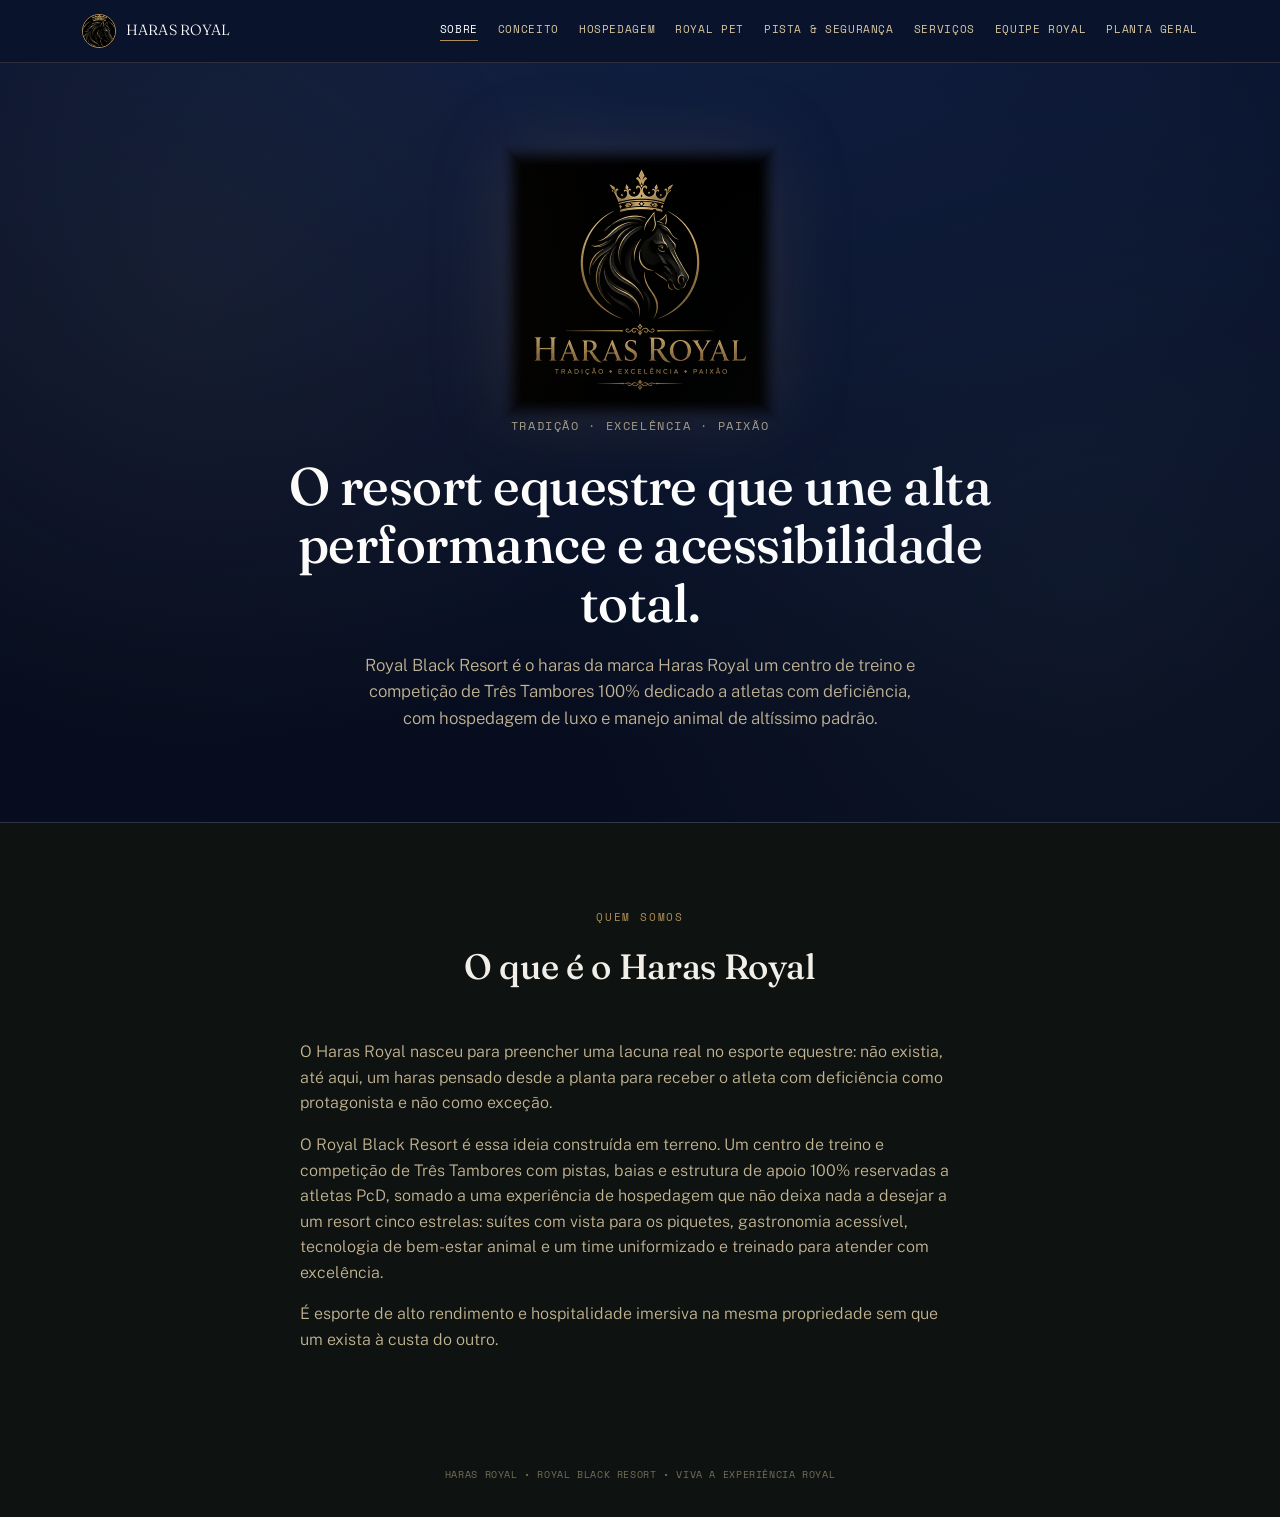
<file: index.html>
<!DOCTYPE html>
<html lang="pt-BR">
<head>
<meta charset="UTF-8">
<meta name="viewport" content="width=device-width, initial-scale=1.0">
<title>Haras Royal Royal Black Resort</title>
<link rel="preconnect" href="https://fonts.googleapis.com">
<link rel="preconnect" href="https://fonts.gstatic.com" crossorigin>
<link href="https://fonts.googleapis.com/css2?family=Fraunces:opsz,wght@9..144,400;9..144,500;9..144,600;9..144,700&family=Public+Sans:wght@300;400;500;600&family=Space+Mono:wght@400;700&display=swap" rel="stylesheet">
<style>
:root{
  --ink:#0E1210;
  --navy:#0A142D;
  --navy-deep:#070D1E;
  --brass:#B08D57;
  --brass-light:#D8C7A1;
  --bone:#F2EFE9;
  --ember:#8C3B2E;
  --pasture:#4A5049;
  --dot-verde:#6E8F6C;
  --dot-azul:#6C8CA6;
  --dot-vermelho:#B25446;
  --line:rgba(216,199,161,0.16);
}
*{ box-sizing:border-box; margin:0; padding:0; }
html{ scroll-behavior:smooth; }
body{
  background:var(--ink);
  color:var(--bone);
  font-family:'Public Sans', sans-serif;
  font-weight:300;
  line-height:1.6;
}
h1,h2,h3{ font-family:'Fraunces', serif; font-weight:500; letter-spacing:-0.01em; }
a{ color:inherit; }
.eyebrow{
  font-family:'Space Mono', monospace;
  font-size:0.7rem;
  letter-spacing:0.16em;
  text-transform:uppercase;
  color:var(--brass);
}
.wrap{ max-width:1180px; margin:0 auto; padding:0 32px; }
@media (max-width:700px){ .wrap{ padding:0 22px; } }

/* NAV */
.sitebar{ position:sticky; top:0; z-index:50; background:rgba(10,20,45,0.94); backdrop-filter:blur(6px); border-bottom:1px solid var(--line); padding:14px 32px; }
.sitebar .wrap{ display:flex; align-items:center; justify-content:space-between; flex-wrap:wrap; gap:14px; }
.sitebar a{ font-family:'Space Mono', monospace; font-size:0.66rem; letter-spacing:0.06em; text-transform:uppercase; color:var(--brass-light); text-decoration:none; transition:color .2s; }
.sitebar a:hover{ color:var(--bone); }
.sitebar a.active{ color:#fff; border-bottom:1px solid var(--brass); padding-bottom:2px; }
.sitebar .links{ display:flex; gap:20px; flex-wrap:wrap; }
.sitebar .brand{ display:flex; align-items:center; gap:10px; text-decoration:none; }
.sitebar .brand .glyph{ width:34px; height:34px; border-radius:50%; overflow:hidden; border:1px solid var(--brass); flex:none; display:flex; align-items:center; justify-content:center; background:#000; }
.sitebar .brand .glyph img{ width:100%; height:100%; object-fit:cover; transform:scale(1.5); }
.sitebar .brand span.name{ font-family:'Fraunces', serif; font-size:0.92rem; color:#fff; letter-spacing:0.01em; }

/* PAGE HERO (inner pages) */
.page-hero{ background:radial-gradient(120% 100% at 50% -10%, #101f42 0%, var(--navy) 55%, var(--navy-deep) 100%); padding:70px 32px 60px; border-bottom:1px solid var(--line); }
.page-hero .back{ font-family:'Space Mono', monospace; font-size:0.66rem; letter-spacing:0.06em; text-transform:uppercase; color:var(--brass-light); text-decoration:none; opacity:0.8; }
.page-hero .back:hover{ opacity:1; color:#fff; }
.page-hero h1{ color:#fff; font-size:clamp(1.9rem,4.2vw,3rem); line-height:1.1; margin-top:16px; max-width:20ch; }
.page-hero p.lede{ color:var(--brass-light); opacity:0.9; margin-top:18px; max-width:58ch; font-size:1rem; }

/* HOME HERO */
.hero{ background:radial-gradient(120% 100% at 50% -10%, #101f42 0%, var(--navy) 55%, var(--navy-deep) 100%); padding:80px 32px 90px; border-bottom:1px solid var(--line); position:relative; overflow:hidden; text-align:center; }
.hero::after{ content:""; position:absolute; inset:0; background-image:
    radial-gradient(circle at 15% 30%, rgba(176,141,87,0.07) 0, transparent 40%),
    radial-gradient(circle at 85% 70%, rgba(108,140,166,0.07) 0, transparent 45%); pointer-events:none; }
.hero .wrap{ position:relative; }
.hero .logo{ max-width:280px; width:60%; height:auto; margin:0 auto; display:block; filter:drop-shadow(0 0 40px rgba(176,141,87,0.18)); }
.hero .tagline{ margin-top:8px; }
.hero h1{ color:#fff; font-size:clamp(2rem,4.6vw,3.3rem); line-height:1.1; max-width:22ch; margin:22px auto 0; }
.hero h1 em{ font-style:italic; color:var(--brass-light); }
.hero p.lede{ color:var(--brass-light); opacity:0.9; margin:20px auto 0; max-width:56ch; font-size:1.05rem; }
.hero .cta-row{ margin-top:36px; display:flex; gap:16px; flex-wrap:wrap; justify-content:center; }

.btn{ font-family:'Space Mono', monospace; font-size:0.72rem; letter-spacing:0.08em; text-transform:uppercase; padding:15px 26px; border:1px solid var(--brass); text-decoration:none; display:inline-block; transition:all .2s; }
.btn.solid{ background:var(--brass); color:var(--navy-deep); }
.btn.solid:hover{ background:var(--brass-light); }
.btn.ghost{ color:var(--brass-light); }
.btn.ghost:hover{ border-color:var(--brass-light); color:#fff; }

section{ padding:80px 0; border-bottom:1px solid var(--line); }
section:last-of-type{ border-bottom:none; }
.section-head{ margin-bottom:44px; max-width:680px; }
.section-head.center{ margin-left:auto; margin-right:auto; text-align:center; }
.section-head h2{ font-size:clamp(1.6rem,2.8vw,2.2rem); margin-top:10px; }
.section-head p{ margin-top:14px; color:var(--brass-light); opacity:0.85; font-size:0.95rem; max-width:64ch; }
.section-head.center p{ margin-left:auto; margin-right:auto; }

/* ABOUT (home) */
.about-body p{ color:var(--brass-light); opacity:0.9; font-size:1rem; max-width:66ch; margin-top:16px; }
.about-body p:first-child{ margin-top:0; }
.about-body{ max-width:680px; margin:0 auto; text-align:left; }
.pillars-strip{ margin-top:16px; }
.pillars-strip blockquote{ font-family:'Fraunces', serif; font-style:italic; font-size:clamp(1.1rem,2.2vw,1.5rem); line-height:1.55; text-align:center; max-width:42ch; margin:0 auto; color:var(--bone); }

/* EXPLORE TEASER CARDS */
.explore-grid{ display:grid; grid-template-columns:repeat(auto-fit, minmax(220px,1fr)); gap:1px; background:var(--line); border:1px solid var(--line); }
.explore-card{ background:var(--ink); padding:30px 26px; text-decoration:none; display:block; transition:background .2s; }
.explore-card:hover{ background:#141a12; }
.explore-card .en{ font-family:'Space Mono', monospace; font-size:0.62rem; color:var(--brass); letter-spacing:0.08em; text-transform:uppercase; }
.explore-card h3{ font-size:1.1rem; margin-top:10px; color:var(--bone); }
.explore-card p{ font-size:0.85rem; color:var(--brass-light); opacity:0.82; margin-top:8px; }
.explore-card .go{ font-family:'Space Mono', monospace; font-size:0.66rem; color:var(--brass-light); letter-spacing:0.05em; margin-top:16px; display:inline-block; }

/* MANIFESTO */
.manifesto{ background:var(--navy); }
.manifesto blockquote{ font-family:'Fraunces', serif; font-style:italic; font-size:clamp(1.3rem,2.6vw,1.9rem); line-height:1.5; max-width:44ch; color:var(--bone); }
.manifesto cite{ display:block; margin-top:22px; font-family:'Space Mono', monospace; font-style:normal; font-size:0.68rem; letter-spacing:0.08em; text-transform:uppercase; color:var(--brass); }

/* PILLAR GRID */
.pillar-grid{ display:grid; grid-template-columns:repeat(auto-fit, minmax(260px,1fr)); gap:1px; background:var(--line); border:1px solid var(--line); }
.pillar{ background:var(--ink); padding:32px 28px; transition:background .2s; }
.pillar:hover{ background:#141a12; }
.pillar .pn{ font-family:'Space Mono', monospace; font-size:0.66rem; color:var(--brass); letter-spacing:0.08em; text-transform:uppercase; }
.pillar h3{ font-size:1.15rem; margin-top:12px; margin-bottom:12px; }
.pillar p{ font-size:0.87rem; color:var(--brass-light); opacity:0.85; }

/* BAIA MOOD SIGNATURE PANEL */
.mood-shell{ border:1px solid var(--line); background:var(--navy); padding:36px; display:grid; grid-template-columns:1.1fr 1fr; gap:40px; align-items:center; }
@media (max-width:800px){ .mood-shell{ grid-template-columns:1fr; } }
.mood-copy h3{ font-size:1.3rem; color:#fff; }
.mood-copy p{ margin-top:14px; color:var(--brass-light); opacity:0.88; font-size:0.92rem; }
.mood-legend{ margin-top:24px; display:flex; flex-direction:column; gap:10px; }
.mood-legend .row{ display:flex; align-items:center; gap:12px; font-family:'Space Mono', monospace; font-size:0.72rem; letter-spacing:0.03em; color:var(--brass-light); }
.mood-legend .dot{ width:11px; height:11px; border-radius:50%; flex:none; }
.stable-row{ display:flex; gap:10px; flex-wrap:wrap; justify-content:center; }
.stall{ width:54px; height:74px; border:1px solid var(--brass); border-radius:3px 3px 0 0; position:relative; display:flex; align-items:flex-end; justify-content:center; padding-bottom:8px; background:linear-gradient(180deg, rgba(176,141,87,0.06), transparent); }
.stall .led{ position:absolute; top:8px; left:50%; transform:translateX(-50%); width:9px; height:9px; border-radius:50%; box-shadow:0 0 8px currentColor; animation:pulse 2.4s ease-in-out infinite; }
.stall .id{ font-family:'Space Mono', monospace; font-size:8px; color:var(--brass-light); opacity:0.6; }
@keyframes pulse{ 0%,100%{ opacity:1; } 50%{ opacity:0.45; } }
@media (prefers-reduced-motion: reduce){ .stall .led{ animation:none; } }

/* SERVICES GRID */
.svc-grid{ display:grid; grid-template-columns:repeat(auto-fit, minmax(240px,1fr)); gap:1px; background:var(--line); border:1px solid var(--line); }
.svc{ background:var(--ink); padding:26px 24px; }
.svc .sn{ font-family:'Space Mono', monospace; font-size:0.64rem; color:var(--brass); letter-spacing:0.08em; text-transform:uppercase; }
.svc h4{ font-size:0.98rem; font-weight:500; margin-top:8px; margin-bottom:8px; font-family:'Fraunces', serif; }
.svc p{ font-size:0.82rem; color:var(--brass-light); opacity:0.82; }

/* UNIFORMS / TEAM */
.team-section{ background:var(--navy); }
.team-grid{ display:grid; grid-template-columns:repeat(auto-fit, minmax(230px,1fr)); gap:1px; background:var(--line); border:1px solid var(--line); }
.team-card{ background:var(--navy-deep); padding:22px 22px; display:flex; align-items:center; gap:16px; }
.team-swatch{ width:38px; height:38px; border-radius:50%; flex:none; border:1px solid rgba(255,255,255,0.15); }
.team-card h4{ font-size:0.9rem; font-weight:500; font-family:'Public Sans',sans-serif; color:var(--bone); }
.team-card p{ font-size:0.72rem; color:var(--brass-light); opacity:0.7; margin-top:3px; font-family:'Space Mono', monospace; letter-spacing:0.02em; }

/* CTA / MASTERPLAN */
.cta-band{ background:linear-gradient(120deg,#101f42,var(--navy-deep)); padding:90px 0; text-align:center; }
.cta-band h2{ font-size:clamp(1.6rem,3.4vw,2.3rem); color:#fff; max-width:26ch; margin:0 auto; }
.cta-band p{ margin-top:16px; color:var(--brass-light); opacity:0.85; max-width:52ch; margin-left:auto; margin-right:auto; }
.cta-band .cta-row{ justify-content:center; margin-top:34px; display:flex; gap:16px; flex-wrap:wrap; }

/* PLAN (used on planta-geral) */
.changelog{ background:var(--navy); border:1px solid var(--line); padding:24px 26px; }
.changelog h3{ font-size:0.95rem; margin-bottom:14px; color:var(--bone); }
.changelog ul{ list-style:none; }
.changelog li{ display:flex; gap:12px; padding:9px 0; border-top:1px dashed var(--line); font-size:0.86rem; color:var(--brass-light); }
.changelog li:first-of-type{ border-top:none; }
.changelog li::before{ content:"✓"; color:var(--dot-verde); font-weight:700; flex:none; }
.plan-shell{ border:1px solid var(--line); background:var(--navy); padding:26px; }
.plan-topbar{ display:flex; justify-content:space-between; align-items:center; font-family:'Space Mono', monospace; font-size:0.64rem; letter-spacing:0.08em; color:var(--brass-light); opacity:0.7; text-transform:uppercase; margin-bottom:14px; flex-wrap:wrap; gap:8px; }
svg.plan{ width:100%; height:auto; display:block; }
.plan-label{ font-family:'Space Mono', monospace; font-size:11px; fill:var(--bone); letter-spacing:0.03em; }
.plan-num{ font-family:'Fraunces', serif; font-size:15px; fill:var(--brass); font-weight:600; }
.plan-sub{ font-family:'Space Mono', monospace; font-size:8.5px; fill:var(--brass-light); opacity:0.8; letter-spacing:0.04em; }
.plan-tag{ font-family:'Space Mono', monospace; font-size:8px; fill:#B25446; letter-spacing:0.03em; }
.legend{ margin-top:22px; display:grid; grid-template-columns:repeat(auto-fit, minmax(240px,1fr)); gap:1px; background:var(--line); border:1px solid var(--line); }
.legend-item{ background:var(--ink); padding:16px 18px; display:flex; gap:12px; align-items:flex-start; }
.legend-swatch{ width:14px; height:14px; border-radius:3px; flex:none; margin-top:3px; }
.legend-item h4{ font-size:0.86rem; font-weight:500; font-family:'Public Sans',sans-serif; }
.legend-item p{ font-size:0.76rem; color:var(--brass-light); opacity:0.75; margin-top:3px; }
table.corr{ width:100%; border-collapse:collapse; font-size:0.86rem; }
table.corr th{ text-align:left; font-family:'Space Mono', monospace; font-size:0.62rem; letter-spacing:0.06em; text-transform:uppercase; color:var(--brass-light); opacity:0.75; padding:10px 14px; border-bottom:1px solid var(--line); }
table.corr td{ padding:12px 14px; border-bottom:1px solid var(--line); color:var(--brass-light); vertical-align:top; }
table.corr td.item{ color:var(--bone); font-weight:500; }
table.corr td.fix{ color:var(--dot-verde); }

footer{ padding:34px 32px; text-align:center; font-family:'Space Mono', monospace; font-size:0.64rem; color:var(--brass-light); opacity:0.5; letter-spacing:0.06em; }

@media (max-width:700px){
  .plan-num{ font-size:12px; }
  .plan-label{ font-size:9px; }
  .plan-sub{ font-size:7px; }
  table.corr{ font-size:0.76rem; }
}

</style>
</head>
<body>

<div class="sitebar">
  <div class="wrap">
    <a class="brand" href="index.html"><span class="glyph"><img src="[data-uri]" alt="Brasão Haras Royal"></span><span class="name">HARAS ROYAL</span></a>
    <div class="links">
      <a class="active" href="#sobre">Sobre</a>
      <a href="conceito.html">Conceito</a>
      <a href="hospedagem.html">Hospedagem</a>
      <a href="vila-dos-animais.html">Royal Pet</a>
      <a href="pista-seguranca.html">Pista &amp; Segurança</a>
      <a href="servicos.html">Serviços</a>
      <a href="equipe.html">Equipe Royal</a>
      <a href="planta-geral.html">Planta Geral</a>
    </div>
  </div>
</div>

<div class="hero">
  <div class="wrap">
    <img class="logo" src="[data-uri]" alt="Haras Royal — Tradição, Excelência, Paixão">
    <p style="margin-top:-6px; font-family:'Space Mono', monospace; font-size:0.72rem; letter-spacing:0.14em; text-transform:uppercase; color:var(--brass-light); opacity:0.75;">Tradição · Excelência · Paixão</p>
    <h1>O resort equestre que une alta performance e acessibilidade total.</h1>
    <p class="lede">Royal Black Resort é o haras da marca Haras Royal um centro de treino e competição de Três Tambores 100% dedicado a atletas com deficiência, com hospedagem de luxo e manejo animal de altíssimo padrão.</p>
  </div>
</div>

<section id="sobre">
  <div class="wrap">
    <div class="section-head center">
      <span class="eyebrow">Quem somos</span>
      <h2>O que é o Haras Royal</h2>
    </div>
    <div class="about-body">
      <p>O Haras Royal nasceu para preencher uma lacuna real no esporte equestre: não existia, até aqui, um haras pensado desde a planta para receber o atleta com deficiência como protagonista e não como exceção.</p>
      <p>O Royal Black Resort é essa ideia construída em terreno. Um centro de treino e competição de Três Tambores com pistas, baias e estrutura de apoio 100% reservadas a atletas PcD, somado a uma experiência de hospedagem que não deixa nada a desejar a um resort cinco estrelas: suítes com vista para os piquetes, gastronomia acessível, tecnologia de bem-estar animal e um time uniformizado e treinado para atender com excelência.</p>
      <p>É esporte de alto rendimento e hospitalidade imersiva na mesma propriedade sem que um exista à custa do outro.</p>
    </div>
  </div>
</section>

<footer>HARAS ROYAL • ROYAL BLACK RESORT • VIVA A EXPERIÊNCIA ROYAL</footer>

</body>
</html>
</file>
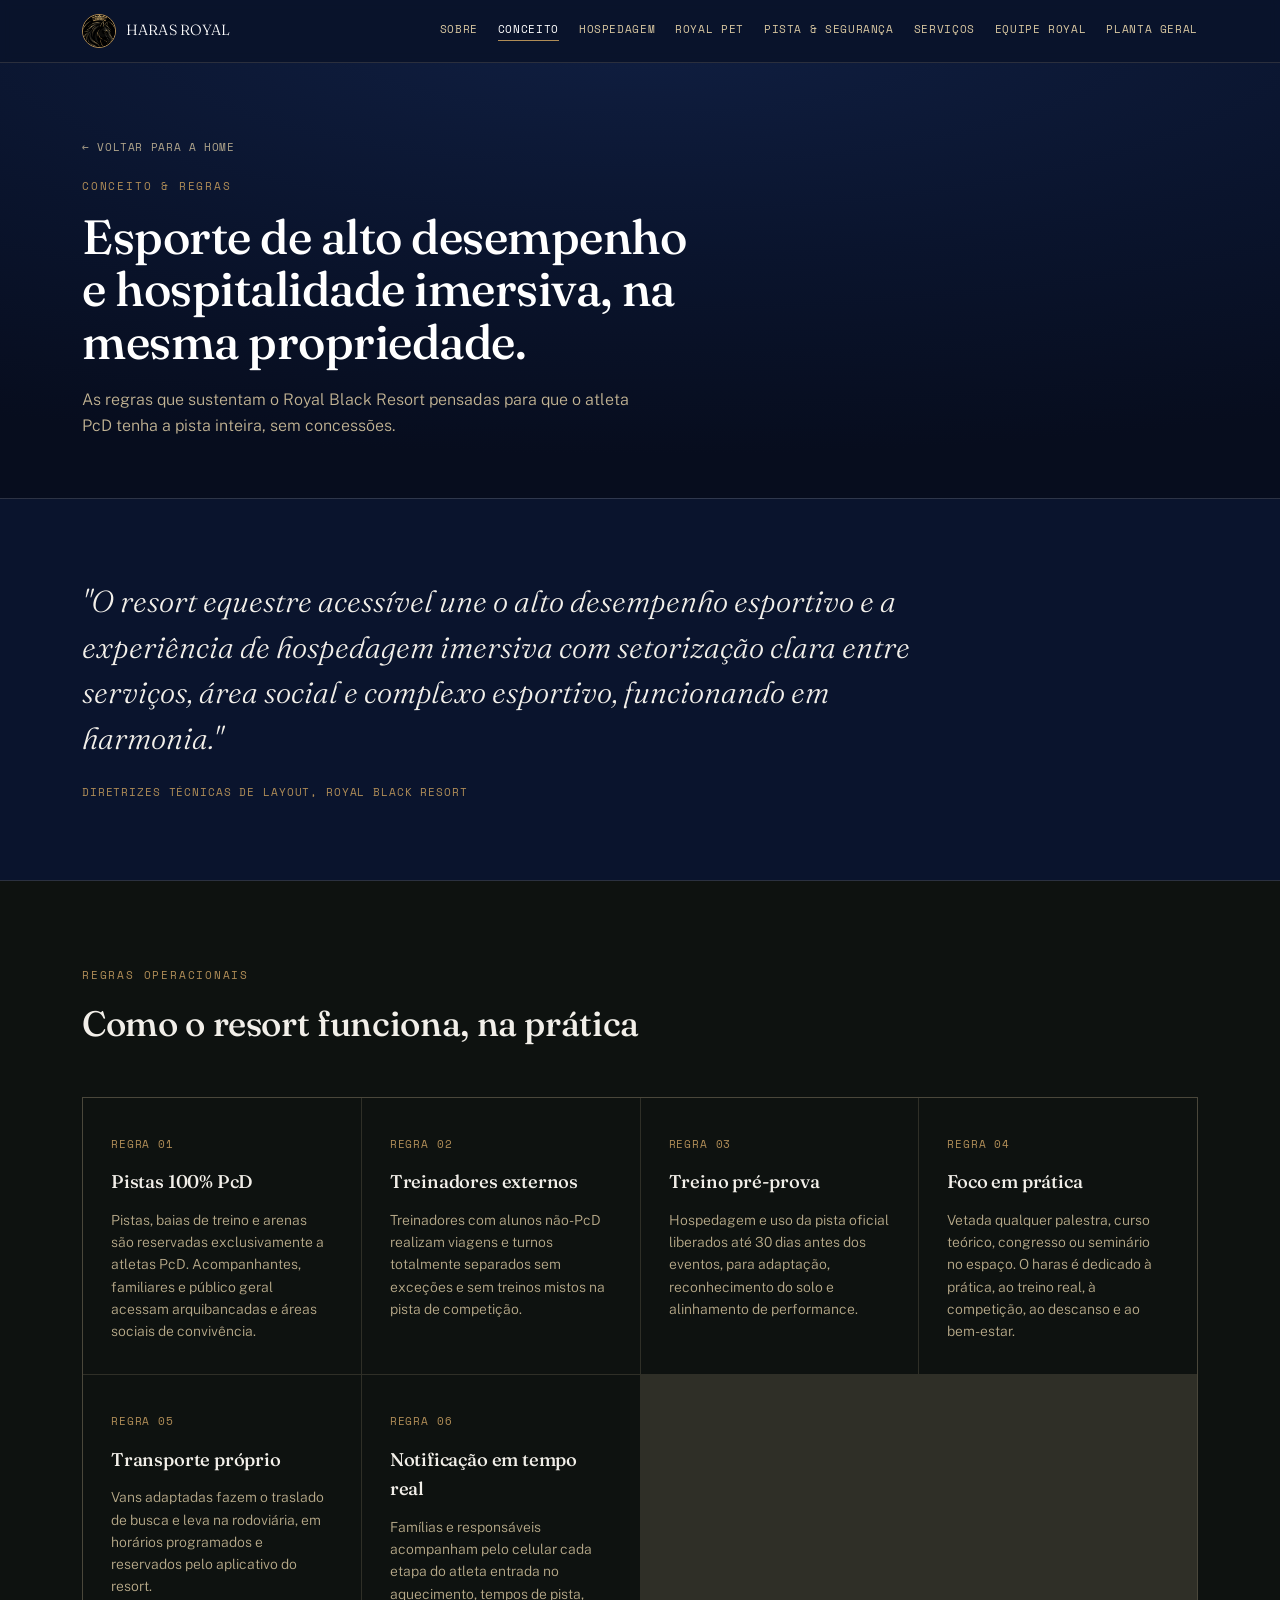
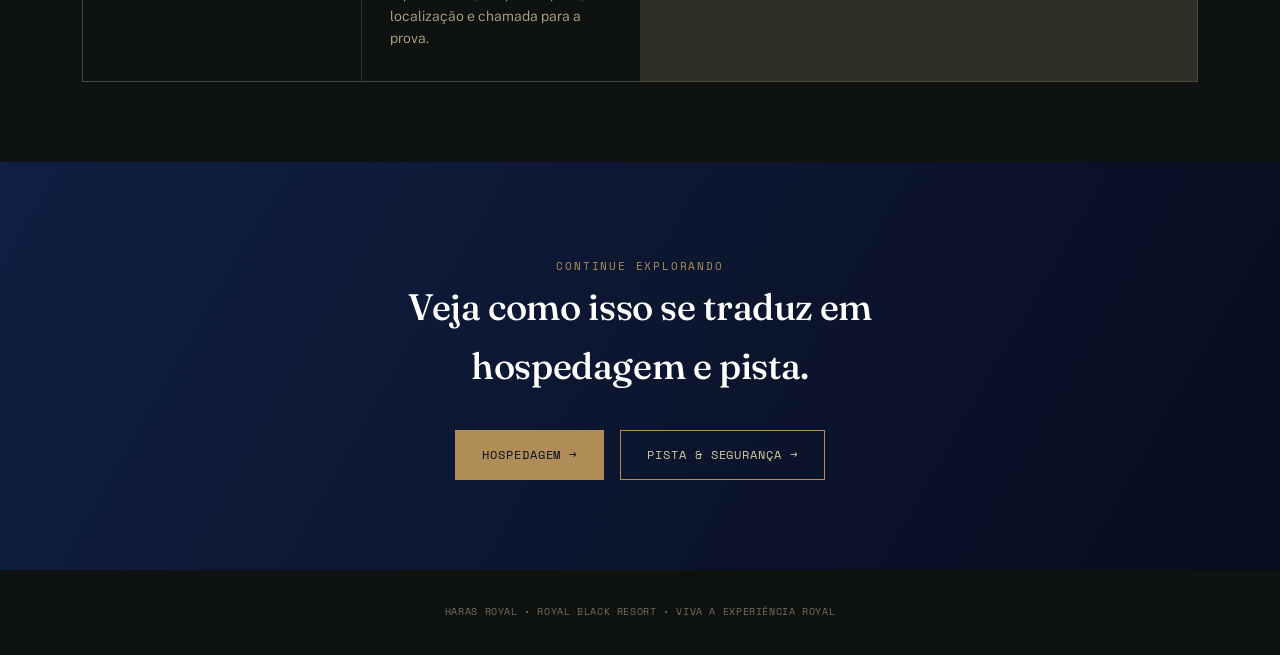
<file: conceito.html>
<!DOCTYPE html>
<html lang="pt-BR">
<head>
<meta charset="UTF-8">
<meta name="viewport" content="width=device-width, initial-scale=1.0">
<title>Conceito &amp; Regras Haras Royal</title>
<link rel="preconnect" href="https://fonts.googleapis.com">
<link rel="preconnect" href="https://fonts.gstatic.com" crossorigin>
<link href="https://fonts.googleapis.com/css2?family=Fraunces:opsz,wght@9..144,400;9..144,500;9..144,600;9..144,700&family=Public+Sans:wght@300;400;500;600&family=Space+Mono:wght@400;700&display=swap" rel="stylesheet">
<style>
:root{
  --ink:#0E1210;
  --navy:#0A142D;
  --navy-deep:#070D1E;
  --brass:#B08D57;
  --brass-light:#D8C7A1;
  --bone:#F2EFE9;
  --ember:#8C3B2E;
  --pasture:#4A5049;
  --dot-verde:#6E8F6C;
  --dot-azul:#6C8CA6;
  --dot-vermelho:#B25446;
  --line:rgba(216,199,161,0.16);
}
*{ box-sizing:border-box; margin:0; padding:0; }
html{ scroll-behavior:smooth; }
body{
  background:var(--ink);
  color:var(--bone);
  font-family:'Public Sans', sans-serif;
  font-weight:300;
  line-height:1.6;
}
h1,h2,h3{ font-family:'Fraunces', serif; font-weight:500; letter-spacing:-0.01em; }
a{ color:inherit; }
.eyebrow{
  font-family:'Space Mono', monospace;
  font-size:0.7rem;
  letter-spacing:0.16em;
  text-transform:uppercase;
  color:var(--brass);
}
.wrap{ max-width:1180px; margin:0 auto; padding:0 32px; }
@media (max-width:700px){ .wrap{ padding:0 22px; } }

/* NAV */
.sitebar{ position:sticky; top:0; z-index:50; background:rgba(10,20,45,0.94); backdrop-filter:blur(6px); border-bottom:1px solid var(--line); padding:14px 32px; }
.sitebar .wrap{ display:flex; align-items:center; justify-content:space-between; flex-wrap:wrap; gap:14px; }
.sitebar a{ font-family:'Space Mono', monospace; font-size:0.66rem; letter-spacing:0.06em; text-transform:uppercase; color:var(--brass-light); text-decoration:none; transition:color .2s; }
.sitebar a:hover{ color:var(--bone); }
.sitebar a.active{ color:#fff; border-bottom:1px solid var(--brass); padding-bottom:2px; }
.sitebar .links{ display:flex; gap:20px; flex-wrap:wrap; }
.sitebar .brand{ display:flex; align-items:center; gap:10px; text-decoration:none; }
.sitebar .brand .glyph{ width:34px; height:34px; border-radius:50%; overflow:hidden; border:1px solid var(--brass); flex:none; display:flex; align-items:center; justify-content:center; background:#000; }
.sitebar .brand .glyph img{ width:100%; height:100%; object-fit:cover; transform:scale(1.5); }
.sitebar .brand span.name{ font-family:'Fraunces', serif; font-size:0.92rem; color:#fff; letter-spacing:0.01em; }

/* PAGE HERO (inner pages) */
.page-hero{ background:radial-gradient(120% 100% at 50% -10%, #101f42 0%, var(--navy) 55%, var(--navy-deep) 100%); padding:70px 32px 60px; border-bottom:1px solid var(--line); }
.page-hero .back{ font-family:'Space Mono', monospace; font-size:0.66rem; letter-spacing:0.06em; text-transform:uppercase; color:var(--brass-light); text-decoration:none; opacity:0.8; }
.page-hero .back:hover{ opacity:1; color:#fff; }
.page-hero h1{ color:#fff; font-size:clamp(1.9rem,4.2vw,3rem); line-height:1.1; margin-top:16px; max-width:20ch; }
.page-hero p.lede{ color:var(--brass-light); opacity:0.9; margin-top:18px; max-width:58ch; font-size:1rem; }

/* HOME HERO */
.hero{ background:radial-gradient(120% 100% at 50% -10%, #101f42 0%, var(--navy) 55%, var(--navy-deep) 100%); padding:80px 32px 90px; border-bottom:1px solid var(--line); position:relative; overflow:hidden; text-align:center; }
.hero::after{ content:""; position:absolute; inset:0; background-image:
    radial-gradient(circle at 15% 30%, rgba(176,141,87,0.07) 0, transparent 40%),
    radial-gradient(circle at 85% 70%, rgba(108,140,166,0.07) 0, transparent 45%); pointer-events:none; }
.hero .wrap{ position:relative; }
.hero .logo{ max-width:280px; width:60%; height:auto; margin:0 auto; display:block; filter:drop-shadow(0 0 40px rgba(176,141,87,0.18)); }
.hero .tagline{ margin-top:8px; }
.hero h1{ color:#fff; font-size:clamp(2rem,4.6vw,3.3rem); line-height:1.1; max-width:22ch; margin:22px auto 0; }
.hero h1 em{ font-style:italic; color:var(--brass-light); }
.hero p.lede{ color:var(--brass-light); opacity:0.9; margin:20px auto 0; max-width:56ch; font-size:1.05rem; }
.hero .cta-row{ margin-top:36px; display:flex; gap:16px; flex-wrap:wrap; justify-content:center; }

.btn{ font-family:'Space Mono', monospace; font-size:0.72rem; letter-spacing:0.08em; text-transform:uppercase; padding:15px 26px; border:1px solid var(--brass); text-decoration:none; display:inline-block; transition:all .2s; }
.btn.solid{ background:var(--brass); color:var(--navy-deep); }
.btn.solid:hover{ background:var(--brass-light); }
.btn.ghost{ color:var(--brass-light); }
.btn.ghost:hover{ border-color:var(--brass-light); color:#fff; }

section{ padding:80px 0; border-bottom:1px solid var(--line); }
section:last-of-type{ border-bottom:none; }
.section-head{ margin-bottom:44px; max-width:680px; }
.section-head.center{ margin-left:auto; margin-right:auto; text-align:center; }
.section-head h2{ font-size:clamp(1.6rem,2.8vw,2.2rem); margin-top:10px; }
.section-head p{ margin-top:14px; color:var(--brass-light); opacity:0.85; font-size:0.95rem; max-width:64ch; }
.section-head.center p{ margin-left:auto; margin-right:auto; }

/* ABOUT (home) */
.about-body p{ color:var(--brass-light); opacity:0.9; font-size:1rem; max-width:66ch; margin-top:16px; }
.about-body p:first-child{ margin-top:0; }
.about-body{ max-width:680px; margin:0 auto; text-align:left; }
.pillars-strip{ margin-top:16px; }
.pillars-strip blockquote{ font-family:'Fraunces', serif; font-style:italic; font-size:clamp(1.1rem,2.2vw,1.5rem); line-height:1.55; text-align:center; max-width:42ch; margin:0 auto; color:var(--bone); }

/* EXPLORE TEASER CARDS */
.explore-grid{ display:grid; grid-template-columns:repeat(auto-fit, minmax(220px,1fr)); gap:1px; background:var(--line); border:1px solid var(--line); }
.explore-card{ background:var(--ink); padding:30px 26px; text-decoration:none; display:block; transition:background .2s; }
.explore-card:hover{ background:#141a12; }
.explore-card .en{ font-family:'Space Mono', monospace; font-size:0.62rem; color:var(--brass); letter-spacing:0.08em; text-transform:uppercase; }
.explore-card h3{ font-size:1.1rem; margin-top:10px; color:var(--bone); }
.explore-card p{ font-size:0.85rem; color:var(--brass-light); opacity:0.82; margin-top:8px; }
.explore-card .go{ font-family:'Space Mono', monospace; font-size:0.66rem; color:var(--brass-light); letter-spacing:0.05em; margin-top:16px; display:inline-block; }

/* MANIFESTO */
.manifesto{ background:var(--navy); }
.manifesto blockquote{ font-family:'Fraunces', serif; font-style:italic; font-size:clamp(1.3rem,2.6vw,1.9rem); line-height:1.5; max-width:44ch; color:var(--bone); }
.manifesto cite{ display:block; margin-top:22px; font-family:'Space Mono', monospace; font-style:normal; font-size:0.68rem; letter-spacing:0.08em; text-transform:uppercase; color:var(--brass); }

/* PILLAR GRID */
.pillar-grid{ display:grid; grid-template-columns:repeat(auto-fit, minmax(260px,1fr)); gap:1px; background:var(--line); border:1px solid var(--line); }
.pillar{ background:var(--ink); padding:32px 28px; transition:background .2s; }
.pillar:hover{ background:#141a12; }
.pillar .pn{ font-family:'Space Mono', monospace; font-size:0.66rem; color:var(--brass); letter-spacing:0.08em; text-transform:uppercase; }
.pillar h3{ font-size:1.15rem; margin-top:12px; margin-bottom:12px; }
.pillar p{ font-size:0.87rem; color:var(--brass-light); opacity:0.85; }

/* BAIA MOOD SIGNATURE PANEL */
.mood-shell{ border:1px solid var(--line); background:var(--navy); padding:36px; display:grid; grid-template-columns:1.1fr 1fr; gap:40px; align-items:center; }
@media (max-width:800px){ .mood-shell{ grid-template-columns:1fr; } }
.mood-copy h3{ font-size:1.3rem; color:#fff; }
.mood-copy p{ margin-top:14px; color:var(--brass-light); opacity:0.88; font-size:0.92rem; }
.mood-legend{ margin-top:24px; display:flex; flex-direction:column; gap:10px; }
.mood-legend .row{ display:flex; align-items:center; gap:12px; font-family:'Space Mono', monospace; font-size:0.72rem; letter-spacing:0.03em; color:var(--brass-light); }
.mood-legend .dot{ width:11px; height:11px; border-radius:50%; flex:none; }
.stable-row{ display:flex; gap:10px; flex-wrap:wrap; justify-content:center; }
.stall{ width:54px; height:74px; border:1px solid var(--brass); border-radius:3px 3px 0 0; position:relative; display:flex; align-items:flex-end; justify-content:center; padding-bottom:8px; background:linear-gradient(180deg, rgba(176,141,87,0.06), transparent); }
.stall .led{ position:absolute; top:8px; left:50%; transform:translateX(-50%); width:9px; height:9px; border-radius:50%; box-shadow:0 0 8px currentColor; animation:pulse 2.4s ease-in-out infinite; }
.stall .id{ font-family:'Space Mono', monospace; font-size:8px; color:var(--brass-light); opacity:0.6; }
@keyframes pulse{ 0%,100%{ opacity:1; } 50%{ opacity:0.45; } }
@media (prefers-reduced-motion: reduce){ .stall .led{ animation:none; } }

/* SERVICES GRID */
.svc-grid{ display:grid; grid-template-columns:repeat(auto-fit, minmax(240px,1fr)); gap:1px; background:var(--line); border:1px solid var(--line); }
.svc{ background:var(--ink); padding:26px 24px; }
.svc .sn{ font-family:'Space Mono', monospace; font-size:0.64rem; color:var(--brass); letter-spacing:0.08em; text-transform:uppercase; }
.svc h4{ font-size:0.98rem; font-weight:500; margin-top:8px; margin-bottom:8px; font-family:'Fraunces', serif; }
.svc p{ font-size:0.82rem; color:var(--brass-light); opacity:0.82; }

/* UNIFORMS / TEAM */
.team-section{ background:var(--navy); }
.team-grid{ display:grid; grid-template-columns:repeat(auto-fit, minmax(230px,1fr)); gap:1px; background:var(--line); border:1px solid var(--line); }
.team-card{ background:var(--navy-deep); padding:22px 22px; display:flex; align-items:center; gap:16px; }
.team-swatch{ width:38px; height:38px; border-radius:50%; flex:none; border:1px solid rgba(255,255,255,0.15); }
.team-card h4{ font-size:0.9rem; font-weight:500; font-family:'Public Sans',sans-serif; color:var(--bone); }
.team-card p{ font-size:0.72rem; color:var(--brass-light); opacity:0.7; margin-top:3px; font-family:'Space Mono', monospace; letter-spacing:0.02em; }

/* CTA / MASTERPLAN */
.cta-band{ background:linear-gradient(120deg,#101f42,var(--navy-deep)); padding:90px 0; text-align:center; }
.cta-band h2{ font-size:clamp(1.6rem,3.4vw,2.3rem); color:#fff; max-width:26ch; margin:0 auto; }
.cta-band p{ margin-top:16px; color:var(--brass-light); opacity:0.85; max-width:52ch; margin-left:auto; margin-right:auto; }
.cta-band .cta-row{ justify-content:center; margin-top:34px; display:flex; gap:16px; flex-wrap:wrap; }

/* PLAN (used on planta-geral) */
.changelog{ background:var(--navy); border:1px solid var(--line); padding:24px 26px; }
.changelog h3{ font-size:0.95rem; margin-bottom:14px; color:var(--bone); }
.changelog ul{ list-style:none; }
.changelog li{ display:flex; gap:12px; padding:9px 0; border-top:1px dashed var(--line); font-size:0.86rem; color:var(--brass-light); }
.changelog li:first-of-type{ border-top:none; }
.changelog li::before{ content:"✓"; color:var(--dot-verde); font-weight:700; flex:none; }
.plan-shell{ border:1px solid var(--line); background:var(--navy); padding:26px; }
.plan-topbar{ display:flex; justify-content:space-between; align-items:center; font-family:'Space Mono', monospace; font-size:0.64rem; letter-spacing:0.08em; color:var(--brass-light); opacity:0.7; text-transform:uppercase; margin-bottom:14px; flex-wrap:wrap; gap:8px; }
svg.plan{ width:100%; height:auto; display:block; }
.plan-label{ font-family:'Space Mono', monospace; font-size:11px; fill:var(--bone); letter-spacing:0.03em; }
.plan-num{ font-family:'Fraunces', serif; font-size:15px; fill:var(--brass); font-weight:600; }
.plan-sub{ font-family:'Space Mono', monospace; font-size:8.5px; fill:var(--brass-light); opacity:0.8; letter-spacing:0.04em; }
.plan-tag{ font-family:'Space Mono', monospace; font-size:8px; fill:#B25446; letter-spacing:0.03em; }
.legend{ margin-top:22px; display:grid; grid-template-columns:repeat(auto-fit, minmax(240px,1fr)); gap:1px; background:var(--line); border:1px solid var(--line); }
.legend-item{ background:var(--ink); padding:16px 18px; display:flex; gap:12px; align-items:flex-start; }
.legend-swatch{ width:14px; height:14px; border-radius:3px; flex:none; margin-top:3px; }
.legend-item h4{ font-size:0.86rem; font-weight:500; font-family:'Public Sans',sans-serif; }
.legend-item p{ font-size:0.76rem; color:var(--brass-light); opacity:0.75; margin-top:3px; }
table.corr{ width:100%; border-collapse:collapse; font-size:0.86rem; }
table.corr th{ text-align:left; font-family:'Space Mono', monospace; font-size:0.62rem; letter-spacing:0.06em; text-transform:uppercase; color:var(--brass-light); opacity:0.75; padding:10px 14px; border-bottom:1px solid var(--line); }
table.corr td{ padding:12px 14px; border-bottom:1px solid var(--line); color:var(--brass-light); vertical-align:top; }
table.corr td.item{ color:var(--bone); font-weight:500; }
table.corr td.fix{ color:var(--dot-verde); }

footer{ padding:34px 32px; text-align:center; font-family:'Space Mono', monospace; font-size:0.64rem; color:var(--brass-light); opacity:0.5; letter-spacing:0.06em; }

@media (max-width:700px){
  .plan-num{ font-size:12px; }
  .plan-label{ font-size:9px; }
  .plan-sub{ font-size:7px; }
  table.corr{ font-size:0.76rem; }
}

</style>
</head>
<body>

<div class="sitebar">
  <div class="wrap">
    <a class="brand" href="index.html"><span class="glyph"><img src="[data-uri]" alt="Brasão Haras Royal"></span><span class="name">HARAS ROYAL</span></a>
    <div class="links">
      <a href="index.html#sobre">Sobre</a>
      <a class="active" href="conceito.html">Conceito</a>
      <a href="hospedagem.html">Hospedagem</a>
      <a href="vila-dos-animais.html">Royal Pet</a>
      <a href="pista-seguranca.html">Pista &amp; Segurança</a>
      <a href="servicos.html">Serviços</a>
      <a href="equipe.html">Equipe Royal</a>
      <a href="planta-geral.html">Planta Geral</a>
    </div>
  </div>
</div>

<div class="page-hero">
  <div class="wrap">
    <a class="back" href="index.html">← Voltar para a home</a>
    <span class="eyebrow" style="display:block; margin-top:18px;">Conceito &amp; Regras</span>
    <h1>Esporte de alto desempenho e hospitalidade imersiva, na mesma propriedade.</h1>
    <p class="lede">As regras que sustentam o Royal Black Resort pensadas para que o atleta PcD tenha a pista inteira, sem concessões.</p>
  </div>
</div>

<section class="manifesto">
  <div class="wrap">
    <blockquote>
      "O resort equestre acessível une o alto desempenho esportivo e a experiência de hospedagem imersiva com setorização clara entre serviços, área social e complexo esportivo, funcionando em harmonia."
      <cite>Diretrizes técnicas de layout, Royal Black Resort</cite>
    </blockquote>
  </div>
</section>

<section>
  <div class="wrap">
    <div class="section-head">
      <span class="eyebrow">Regras operacionais</span>
      <h2>Como o resort funciona, na prática</h2>
    </div>
    <div class="pillar-grid">
      <div class="pillar">
        <span class="pn">Regra 01</span>
        <h3>Pistas 100% PcD</h3>
        <p>Pistas, baias de treino e arenas são reservadas exclusivamente a atletas PcD. Acompanhantes, familiares e público geral acessam arquibancadas e áreas sociais de convivência.</p>
      </div>
      <div class="pillar">
        <span class="pn">Regra 02</span>
        <h3>Treinadores externos</h3>
        <p>Treinadores com alunos não-PcD realizam viagens e turnos totalmente separados sem exceções e sem treinos mistos na pista de competição.</p>
      </div>
      <div class="pillar">
        <span class="pn">Regra 03</span>
        <h3>Treino pré-prova</h3>
        <p>Hospedagem e uso da pista oficial liberados até 30 dias antes dos eventos, para adaptação, reconhecimento do solo e alinhamento de performance.</p>
      </div>
      <div class="pillar">
        <span class="pn">Regra 04</span>
        <h3>Foco em prática</h3>
        <p>Vetada qualquer palestra, curso teórico, congresso ou seminário no espaço. O haras é dedicado à prática, ao treino real, à competição, ao descanso e ao bem-estar.</p>
      </div>
      <div class="pillar">
        <span class="pn">Regra 05</span>
        <h3>Transporte próprio</h3>
        <p>Vans adaptadas fazem o traslado de busca e leva na rodoviária, em horários programados e reservados pelo aplicativo do resort.</p>
      </div>
      <div class="pillar">
        <span class="pn">Regra 06</span>
        <h3>Notificação em tempo real</h3>
        <p>Famílias e responsáveis acompanham pelo celular cada etapa do atleta entrada no aquecimento, tempos de pista, localização e chamada para a prova.</p>
      </div>
    </div>
  </div>
</section>

<div class="cta-band">
  <div class="wrap">
    <span class="eyebrow">Continue explorando</span>
    <h2>Veja como isso se traduz em hospedagem e pista.</h2>
    <div class="cta-row">
      <a class="btn solid" href="hospedagem.html">Hospedagem →</a>
      <a class="btn ghost" href="pista-seguranca.html">Pista &amp; Segurança →</a>
    </div>
  </div>
</div>

<footer>HARAS ROYAL • ROYAL BLACK RESORT • VIVA A EXPERIÊNCIA ROYAL</footer>

</body>
</html>
</file>
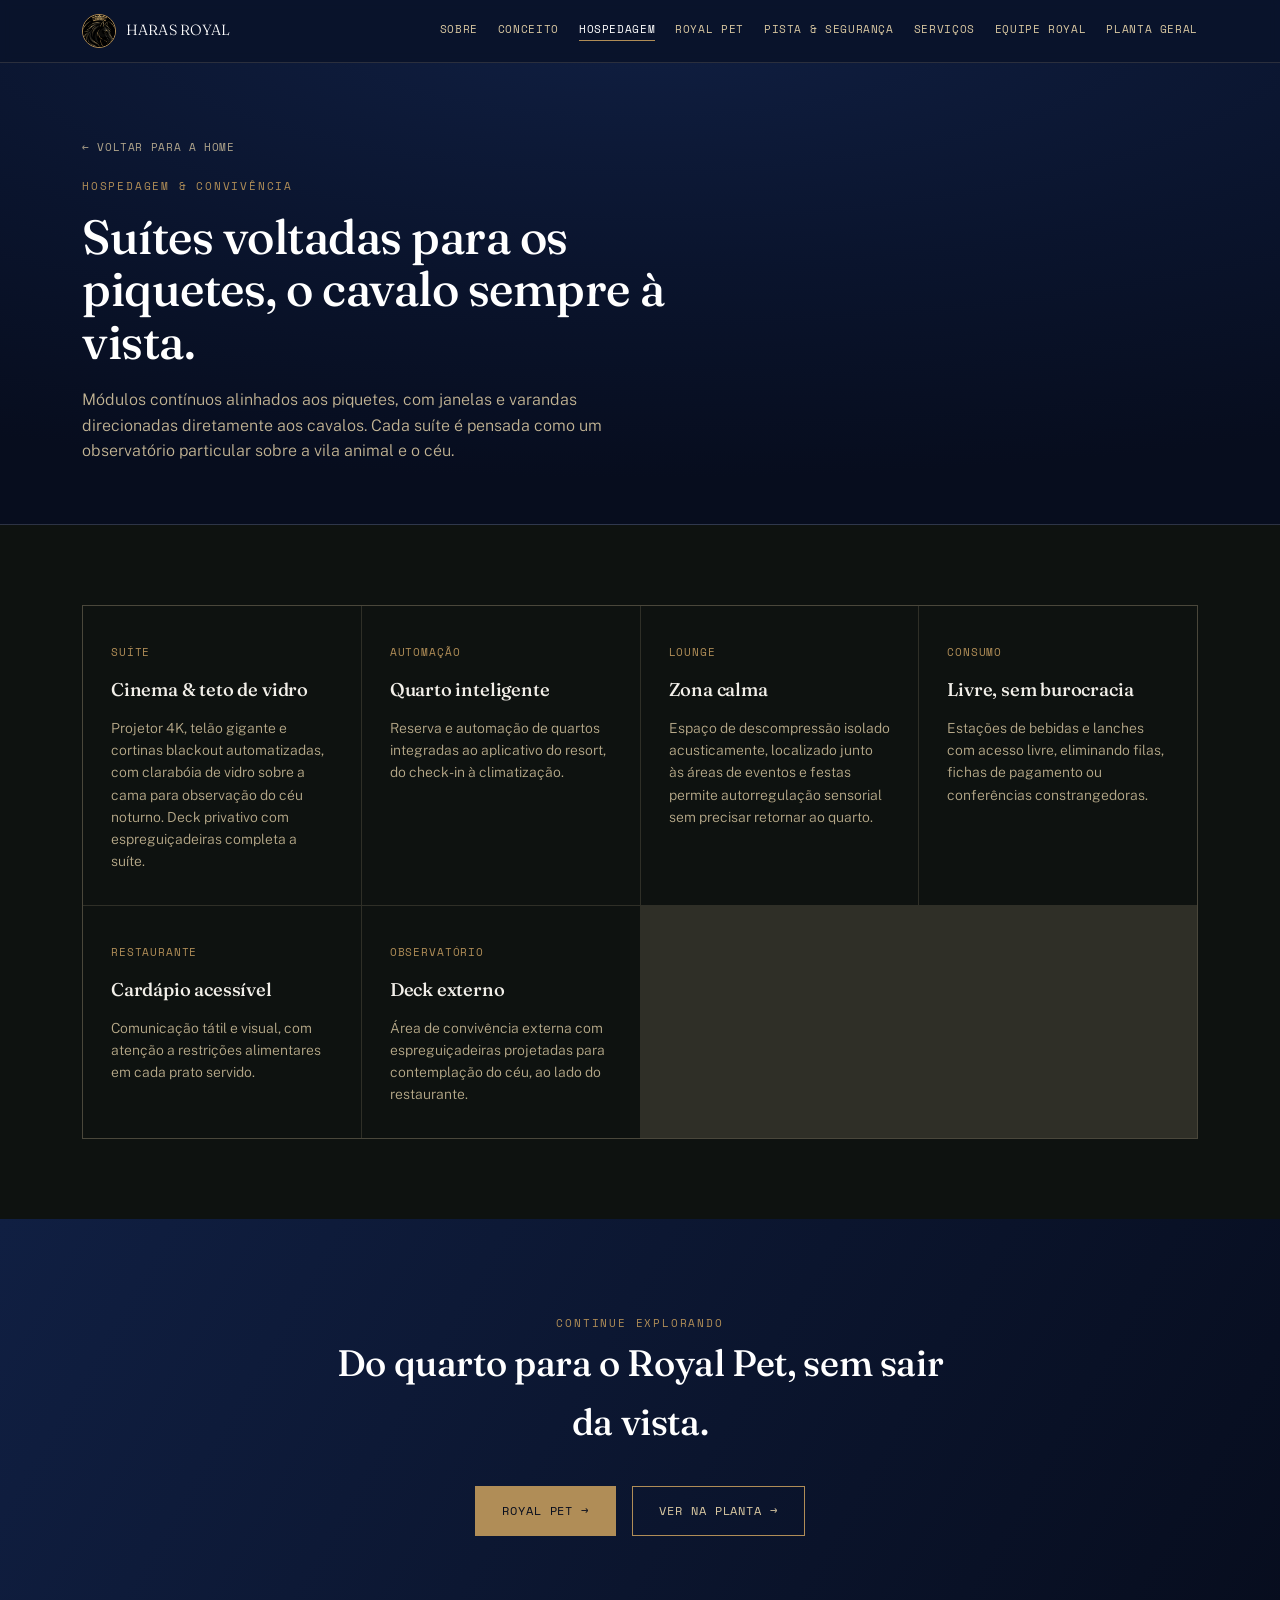
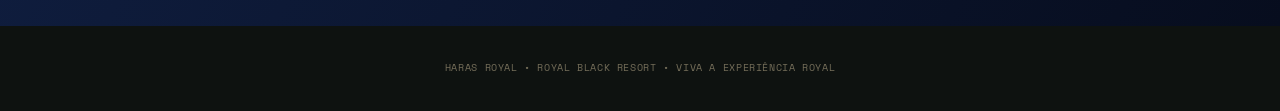
<file: hospedagem.html>
<!DOCTYPE html>
<html lang="pt-BR">
<head>
<meta charset="UTF-8">
<meta name="viewport" content="width=device-width, initial-scale=1.0">
<title>Hospedagem Haras Royal</title>
<link rel="preconnect" href="https://fonts.googleapis.com">
<link rel="preconnect" href="https://fonts.gstatic.com" crossorigin>
<link href="https://fonts.googleapis.com/css2?family=Fraunces:opsz,wght@9..144,400;9..144,500;9..144,600;9..144,700&family=Public+Sans:wght@300;400;500;600&family=Space+Mono:wght@400;700&display=swap" rel="stylesheet">
<style>
:root{
  --ink:#0E1210;
  --navy:#0A142D;
  --navy-deep:#070D1E;
  --brass:#B08D57;
  --brass-light:#D8C7A1;
  --bone:#F2EFE9;
  --ember:#8C3B2E;
  --pasture:#4A5049;
  --dot-verde:#6E8F6C;
  --dot-azul:#6C8CA6;
  --dot-vermelho:#B25446;
  --line:rgba(216,199,161,0.16);
}
*{ box-sizing:border-box; margin:0; padding:0; }
html{ scroll-behavior:smooth; }
body{
  background:var(--ink);
  color:var(--bone);
  font-family:'Public Sans', sans-serif;
  font-weight:300;
  line-height:1.6;
}
h1,h2,h3{ font-family:'Fraunces', serif; font-weight:500; letter-spacing:-0.01em; }
a{ color:inherit; }
.eyebrow{
  font-family:'Space Mono', monospace;
  font-size:0.7rem;
  letter-spacing:0.16em;
  text-transform:uppercase;
  color:var(--brass);
}
.wrap{ max-width:1180px; margin:0 auto; padding:0 32px; }
@media (max-width:700px){ .wrap{ padding:0 22px; } }

/* NAV */
.sitebar{ position:sticky; top:0; z-index:50; background:rgba(10,20,45,0.94); backdrop-filter:blur(6px); border-bottom:1px solid var(--line); padding:14px 32px; }
.sitebar .wrap{ display:flex; align-items:center; justify-content:space-between; flex-wrap:wrap; gap:14px; }
.sitebar a{ font-family:'Space Mono', monospace; font-size:0.66rem; letter-spacing:0.06em; text-transform:uppercase; color:var(--brass-light); text-decoration:none; transition:color .2s; }
.sitebar a:hover{ color:var(--bone); }
.sitebar a.active{ color:#fff; border-bottom:1px solid var(--brass); padding-bottom:2px; }
.sitebar .links{ display:flex; gap:20px; flex-wrap:wrap; }
.sitebar .brand{ display:flex; align-items:center; gap:10px; text-decoration:none; }
.sitebar .brand .glyph{ width:34px; height:34px; border-radius:50%; overflow:hidden; border:1px solid var(--brass); flex:none; display:flex; align-items:center; justify-content:center; background:#000; }
.sitebar .brand .glyph img{ width:100%; height:100%; object-fit:cover; transform:scale(1.5); }
.sitebar .brand span.name{ font-family:'Fraunces', serif; font-size:0.92rem; color:#fff; letter-spacing:0.01em; }

/* PAGE HERO (inner pages) */
.page-hero{ background:radial-gradient(120% 100% at 50% -10%, #101f42 0%, var(--navy) 55%, var(--navy-deep) 100%); padding:70px 32px 60px; border-bottom:1px solid var(--line); }
.page-hero .back{ font-family:'Space Mono', monospace; font-size:0.66rem; letter-spacing:0.06em; text-transform:uppercase; color:var(--brass-light); text-decoration:none; opacity:0.8; }
.page-hero .back:hover{ opacity:1; color:#fff; }
.page-hero h1{ color:#fff; font-size:clamp(1.9rem,4.2vw,3rem); line-height:1.1; margin-top:16px; max-width:20ch; }
.page-hero p.lede{ color:var(--brass-light); opacity:0.9; margin-top:18px; max-width:58ch; font-size:1rem; }

/* HOME HERO */
.hero{ background:radial-gradient(120% 100% at 50% -10%, #101f42 0%, var(--navy) 55%, var(--navy-deep) 100%); padding:80px 32px 90px; border-bottom:1px solid var(--line); position:relative; overflow:hidden; text-align:center; }
.hero::after{ content:""; position:absolute; inset:0; background-image:
    radial-gradient(circle at 15% 30%, rgba(176,141,87,0.07) 0, transparent 40%),
    radial-gradient(circle at 85% 70%, rgba(108,140,166,0.07) 0, transparent 45%); pointer-events:none; }
.hero .wrap{ position:relative; }
.hero .logo{ max-width:280px; width:60%; height:auto; margin:0 auto; display:block; filter:drop-shadow(0 0 40px rgba(176,141,87,0.18)); }
.hero .tagline{ margin-top:8px; }
.hero h1{ color:#fff; font-size:clamp(2rem,4.6vw,3.3rem); line-height:1.1; max-width:22ch; margin:22px auto 0; }
.hero h1 em{ font-style:italic; color:var(--brass-light); }
.hero p.lede{ color:var(--brass-light); opacity:0.9; margin:20px auto 0; max-width:56ch; font-size:1.05rem; }
.hero .cta-row{ margin-top:36px; display:flex; gap:16px; flex-wrap:wrap; justify-content:center; }

.btn{ font-family:'Space Mono', monospace; font-size:0.72rem; letter-spacing:0.08em; text-transform:uppercase; padding:15px 26px; border:1px solid var(--brass); text-decoration:none; display:inline-block; transition:all .2s; }
.btn.solid{ background:var(--brass); color:var(--navy-deep); }
.btn.solid:hover{ background:var(--brass-light); }
.btn.ghost{ color:var(--brass-light); }
.btn.ghost:hover{ border-color:var(--brass-light); color:#fff; }

section{ padding:80px 0; border-bottom:1px solid var(--line); }
section:last-of-type{ border-bottom:none; }
.section-head{ margin-bottom:44px; max-width:680px; }
.section-head.center{ margin-left:auto; margin-right:auto; text-align:center; }
.section-head h2{ font-size:clamp(1.6rem,2.8vw,2.2rem); margin-top:10px; }
.section-head p{ margin-top:14px; color:var(--brass-light); opacity:0.85; font-size:0.95rem; max-width:64ch; }
.section-head.center p{ margin-left:auto; margin-right:auto; }

/* ABOUT (home) */
.about-body p{ color:var(--brass-light); opacity:0.9; font-size:1rem; max-width:66ch; margin-top:16px; }
.about-body p:first-child{ margin-top:0; }
.about-body{ max-width:680px; margin:0 auto; text-align:left; }
.pillars-strip{ margin-top:16px; }
.pillars-strip blockquote{ font-family:'Fraunces', serif; font-style:italic; font-size:clamp(1.1rem,2.2vw,1.5rem); line-height:1.55; text-align:center; max-width:42ch; margin:0 auto; color:var(--bone); }

/* EXPLORE TEASER CARDS */
.explore-grid{ display:grid; grid-template-columns:repeat(auto-fit, minmax(220px,1fr)); gap:1px; background:var(--line); border:1px solid var(--line); }
.explore-card{ background:var(--ink); padding:30px 26px; text-decoration:none; display:block; transition:background .2s; }
.explore-card:hover{ background:#141a12; }
.explore-card .en{ font-family:'Space Mono', monospace; font-size:0.62rem; color:var(--brass); letter-spacing:0.08em; text-transform:uppercase; }
.explore-card h3{ font-size:1.1rem; margin-top:10px; color:var(--bone); }
.explore-card p{ font-size:0.85rem; color:var(--brass-light); opacity:0.82; margin-top:8px; }
.explore-card .go{ font-family:'Space Mono', monospace; font-size:0.66rem; color:var(--brass-light); letter-spacing:0.05em; margin-top:16px; display:inline-block; }

/* MANIFESTO */
.manifesto{ background:var(--navy); }
.manifesto blockquote{ font-family:'Fraunces', serif; font-style:italic; font-size:clamp(1.3rem,2.6vw,1.9rem); line-height:1.5; max-width:44ch; color:var(--bone); }
.manifesto cite{ display:block; margin-top:22px; font-family:'Space Mono', monospace; font-style:normal; font-size:0.68rem; letter-spacing:0.08em; text-transform:uppercase; color:var(--brass); }

/* PILLAR GRID */
.pillar-grid{ display:grid; grid-template-columns:repeat(auto-fit, minmax(260px,1fr)); gap:1px; background:var(--line); border:1px solid var(--line); }
.pillar{ background:var(--ink); padding:32px 28px; transition:background .2s; }
.pillar:hover{ background:#141a12; }
.pillar .pn{ font-family:'Space Mono', monospace; font-size:0.66rem; color:var(--brass); letter-spacing:0.08em; text-transform:uppercase; }
.pillar h3{ font-size:1.15rem; margin-top:12px; margin-bottom:12px; }
.pillar p{ font-size:0.87rem; color:var(--brass-light); opacity:0.85; }

/* BAIA MOOD SIGNATURE PANEL */
.mood-shell{ border:1px solid var(--line); background:var(--navy); padding:36px; display:grid; grid-template-columns:1.1fr 1fr; gap:40px; align-items:center; }
@media (max-width:800px){ .mood-shell{ grid-template-columns:1fr; } }
.mood-copy h3{ font-size:1.3rem; color:#fff; }
.mood-copy p{ margin-top:14px; color:var(--brass-light); opacity:0.88; font-size:0.92rem; }
.mood-legend{ margin-top:24px; display:flex; flex-direction:column; gap:10px; }
.mood-legend .row{ display:flex; align-items:center; gap:12px; font-family:'Space Mono', monospace; font-size:0.72rem; letter-spacing:0.03em; color:var(--brass-light); }
.mood-legend .dot{ width:11px; height:11px; border-radius:50%; flex:none; }
.stable-row{ display:flex; gap:10px; flex-wrap:wrap; justify-content:center; }
.stall{ width:54px; height:74px; border:1px solid var(--brass); border-radius:3px 3px 0 0; position:relative; display:flex; align-items:flex-end; justify-content:center; padding-bottom:8px; background:linear-gradient(180deg, rgba(176,141,87,0.06), transparent); }
.stall .led{ position:absolute; top:8px; left:50%; transform:translateX(-50%); width:9px; height:9px; border-radius:50%; box-shadow:0 0 8px currentColor; animation:pulse 2.4s ease-in-out infinite; }
.stall .id{ font-family:'Space Mono', monospace; font-size:8px; color:var(--brass-light); opacity:0.6; }
@keyframes pulse{ 0%,100%{ opacity:1; } 50%{ opacity:0.45; } }
@media (prefers-reduced-motion: reduce){ .stall .led{ animation:none; } }

/* SERVICES GRID */
.svc-grid{ display:grid; grid-template-columns:repeat(auto-fit, minmax(240px,1fr)); gap:1px; background:var(--line); border:1px solid var(--line); }
.svc{ background:var(--ink); padding:26px 24px; }
.svc .sn{ font-family:'Space Mono', monospace; font-size:0.64rem; color:var(--brass); letter-spacing:0.08em; text-transform:uppercase; }
.svc h4{ font-size:0.98rem; font-weight:500; margin-top:8px; margin-bottom:8px; font-family:'Fraunces', serif; }
.svc p{ font-size:0.82rem; color:var(--brass-light); opacity:0.82; }

/* UNIFORMS / TEAM */
.team-section{ background:var(--navy); }
.team-grid{ display:grid; grid-template-columns:repeat(auto-fit, minmax(230px,1fr)); gap:1px; background:var(--line); border:1px solid var(--line); }
.team-card{ background:var(--navy-deep); padding:22px 22px; display:flex; align-items:center; gap:16px; }
.team-swatch{ width:38px; height:38px; border-radius:50%; flex:none; border:1px solid rgba(255,255,255,0.15); }
.team-card h4{ font-size:0.9rem; font-weight:500; font-family:'Public Sans',sans-serif; color:var(--bone); }
.team-card p{ font-size:0.72rem; color:var(--brass-light); opacity:0.7; margin-top:3px; font-family:'Space Mono', monospace; letter-spacing:0.02em; }

/* CTA / MASTERPLAN */
.cta-band{ background:linear-gradient(120deg,#101f42,var(--navy-deep)); padding:90px 0; text-align:center; }
.cta-band h2{ font-size:clamp(1.6rem,3.4vw,2.3rem); color:#fff; max-width:26ch; margin:0 auto; }
.cta-band p{ margin-top:16px; color:var(--brass-light); opacity:0.85; max-width:52ch; margin-left:auto; margin-right:auto; }
.cta-band .cta-row{ justify-content:center; margin-top:34px; display:flex; gap:16px; flex-wrap:wrap; }

/* PLAN (used on planta-geral) */
.changelog{ background:var(--navy); border:1px solid var(--line); padding:24px 26px; }
.changelog h3{ font-size:0.95rem; margin-bottom:14px; color:var(--bone); }
.changelog ul{ list-style:none; }
.changelog li{ display:flex; gap:12px; padding:9px 0; border-top:1px dashed var(--line); font-size:0.86rem; color:var(--brass-light); }
.changelog li:first-of-type{ border-top:none; }
.changelog li::before{ content:"✓"; color:var(--dot-verde); font-weight:700; flex:none; }
.plan-shell{ border:1px solid var(--line); background:var(--navy); padding:26px; }
.plan-topbar{ display:flex; justify-content:space-between; align-items:center; font-family:'Space Mono', monospace; font-size:0.64rem; letter-spacing:0.08em; color:var(--brass-light); opacity:0.7; text-transform:uppercase; margin-bottom:14px; flex-wrap:wrap; gap:8px; }
svg.plan{ width:100%; height:auto; display:block; }
.plan-label{ font-family:'Space Mono', monospace; font-size:11px; fill:var(--bone); letter-spacing:0.03em; }
.plan-num{ font-family:'Fraunces', serif; font-size:15px; fill:var(--brass); font-weight:600; }
.plan-sub{ font-family:'Space Mono', monospace; font-size:8.5px; fill:var(--brass-light); opacity:0.8; letter-spacing:0.04em; }
.plan-tag{ font-family:'Space Mono', monospace; font-size:8px; fill:#B25446; letter-spacing:0.03em; }
.legend{ margin-top:22px; display:grid; grid-template-columns:repeat(auto-fit, minmax(240px,1fr)); gap:1px; background:var(--line); border:1px solid var(--line); }
.legend-item{ background:var(--ink); padding:16px 18px; display:flex; gap:12px; align-items:flex-start; }
.legend-swatch{ width:14px; height:14px; border-radius:3px; flex:none; margin-top:3px; }
.legend-item h4{ font-size:0.86rem; font-weight:500; font-family:'Public Sans',sans-serif; }
.legend-item p{ font-size:0.76rem; color:var(--brass-light); opacity:0.75; margin-top:3px; }
table.corr{ width:100%; border-collapse:collapse; font-size:0.86rem; }
table.corr th{ text-align:left; font-family:'Space Mono', monospace; font-size:0.62rem; letter-spacing:0.06em; text-transform:uppercase; color:var(--brass-light); opacity:0.75; padding:10px 14px; border-bottom:1px solid var(--line); }
table.corr td{ padding:12px 14px; border-bottom:1px solid var(--line); color:var(--brass-light); vertical-align:top; }
table.corr td.item{ color:var(--bone); font-weight:500; }
table.corr td.fix{ color:var(--dot-verde); }

footer{ padding:34px 32px; text-align:center; font-family:'Space Mono', monospace; font-size:0.64rem; color:var(--brass-light); opacity:0.5; letter-spacing:0.06em; }

@media (max-width:700px){
  .plan-num{ font-size:12px; }
  .plan-label{ font-size:9px; }
  .plan-sub{ font-size:7px; }
  table.corr{ font-size:0.76rem; }
}

</style>
</head>
<body>

<div class="sitebar">
  <div class="wrap">
    <a class="brand" href="index.html"><span class="glyph"><img src="[data-uri]" alt="Brasão Haras Royal"></span><span class="name">HARAS ROYAL</span></a>
    <div class="links">
      <a href="index.html#sobre">Sobre</a>
      <a href="conceito.html">Conceito</a>
      <a class="active" href="hospedagem.html">Hospedagem</a>
      <a href="vila-dos-animais.html">Royal Pet</a>
      <a href="pista-seguranca.html">Pista &amp; Segurança</a>
      <a href="servicos.html">Serviços</a>
      <a href="equipe.html">Equipe Royal</a>
      <a href="planta-geral.html">Planta Geral</a>
    </div>
  </div>
</div>

<div class="page-hero">
  <div class="wrap">
    <a class="back" href="index.html">← Voltar para a home</a>
    <span class="eyebrow" style="display:block; margin-top:18px;">Hospedagem &amp; Convivência</span>
    <h1>Suítes voltadas para os piquetes, o cavalo sempre à vista.</h1>
    <p class="lede">Módulos contínuos alinhados aos piquetes, com janelas e varandas direcionadas diretamente aos cavalos. Cada suíte é pensada como um observatório particular sobre a vila animal e o céu.</p>
  </div>
</div>

<section>
  <div class="wrap">
    <div class="pillar-grid">
      <div class="pillar">
        <span class="pn">Suíte</span>
        <h3>Cinema &amp; teto de vidro</h3>
        <p>Projetor 4K, telão gigante e cortinas blackout automatizadas, com clarabóia de vidro sobre a cama para observação do céu noturno. Deck privativo com espreguiçadeiras completa a suíte.</p>
      </div>
      <div class="pillar">
        <span class="pn">Automação</span>
        <h3>Quarto inteligente</h3>
        <p>Reserva e automação de quartos integradas ao aplicativo do resort, do check-in à climatização.</p>
      </div>
      <div class="pillar">
        <span class="pn">Lounge</span>
        <h3>Zona calma</h3>
        <p>Espaço de descompressão isolado acusticamente, localizado junto às áreas de eventos e festas permite autorregulação sensorial sem precisar retornar ao quarto.</p>
      </div>
      <div class="pillar">
        <span class="pn">Consumo</span>
        <h3>Livre, sem burocracia</h3>
        <p>Estações de bebidas e lanches com acesso livre, eliminando filas, fichas de pagamento ou conferências constrangedoras.</p>
      </div>
      <div class="pillar">
        <span class="pn">Restaurante</span>
        <h3>Cardápio acessível</h3>
        <p>Comunicação tátil e visual, com atenção a restrições alimentares em cada prato servido.</p>
      </div>
      <div class="pillar">
        <span class="pn">Observatório</span>
        <h3>Deck externo</h3>
        <p>Área de convivência externa com espreguiçadeiras projetadas para contemplação do céu, ao lado do restaurante.</p>
      </div>
    </div>
  </div>
</section>

<div class="cta-band">
  <div class="wrap">
    <span class="eyebrow">Continue explorando</span>
    <h2>Do quarto para o Royal Pet, sem sair da vista.</h2>
    <div class="cta-row">
      <a class="btn solid" href="vila-dos-animais.html">Royal Pet →</a>
      <a class="btn ghost" href="planta-geral.html">Ver na planta →</a>
    </div>
  </div>
</div>

<footer>HARAS ROYAL • ROYAL BLACK RESORT • VIVA A EXPERIÊNCIA ROYAL</footer>

</body>
</html>
</file>
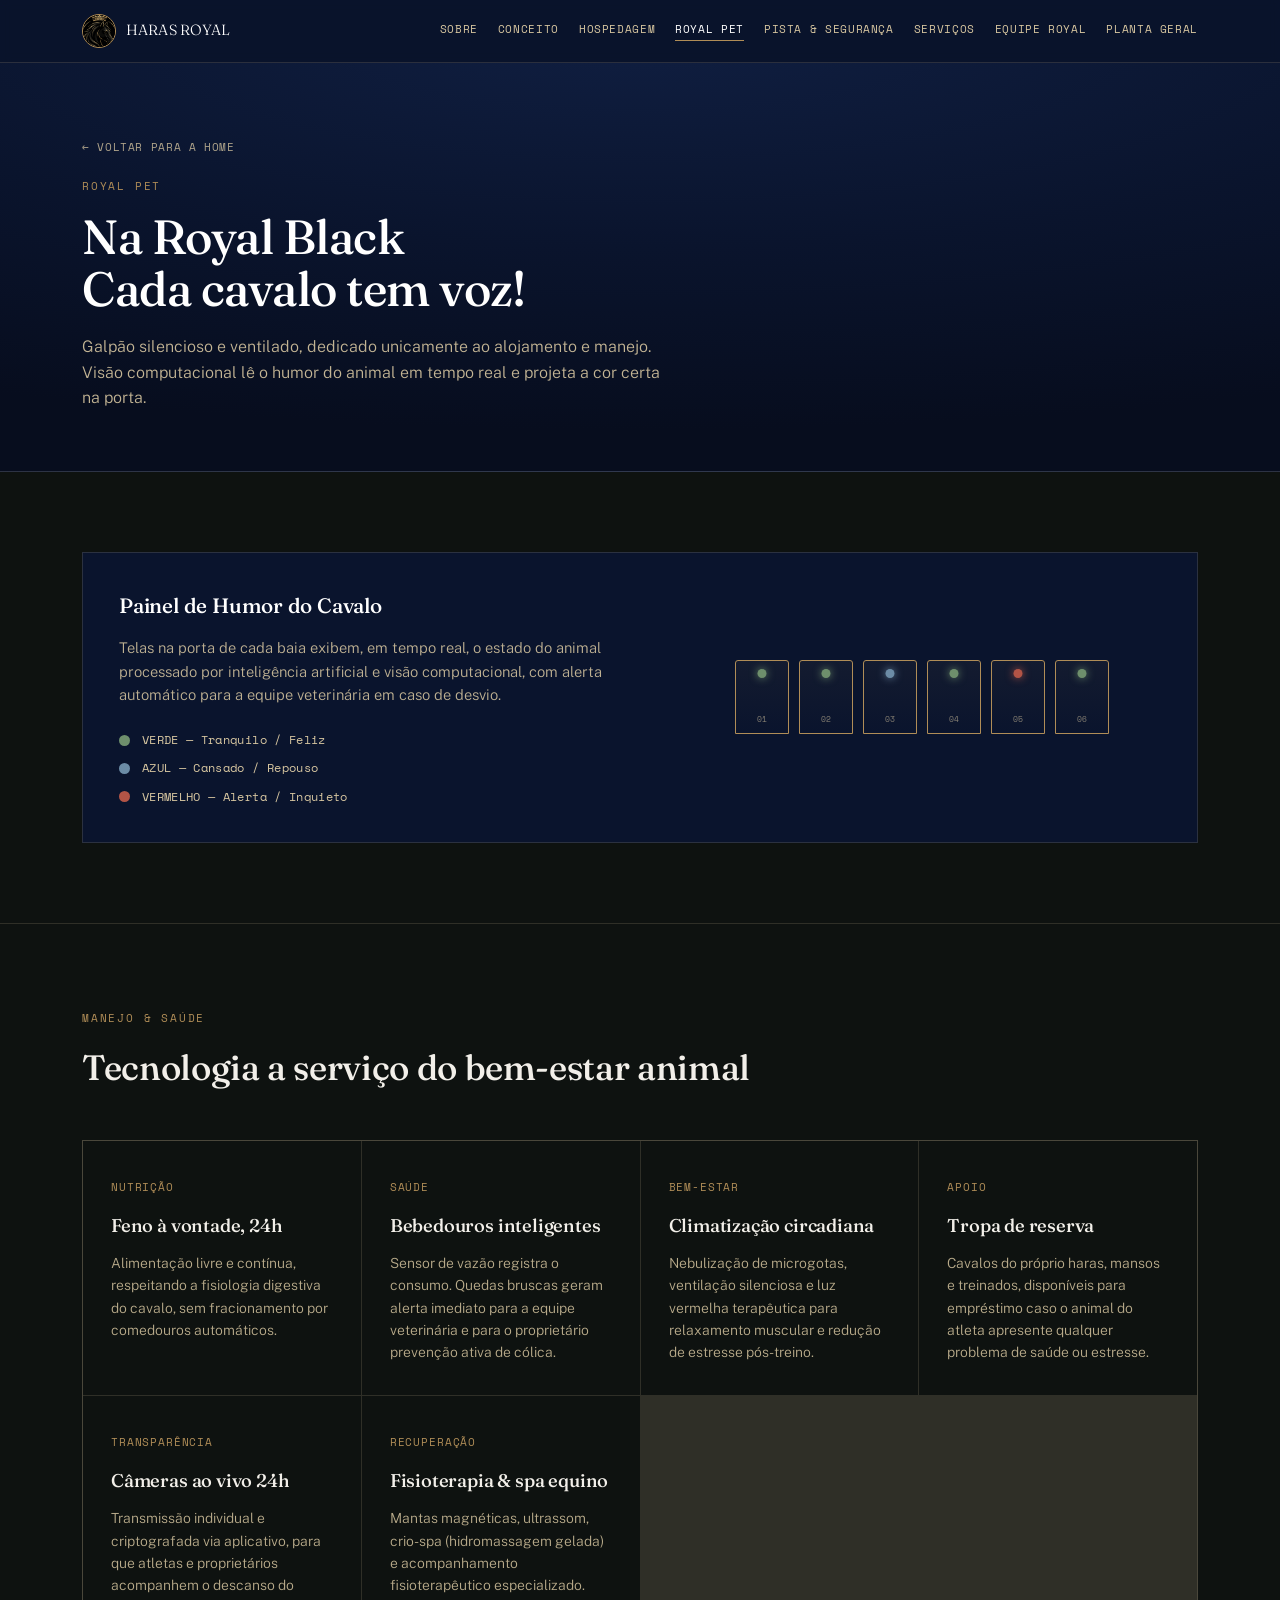
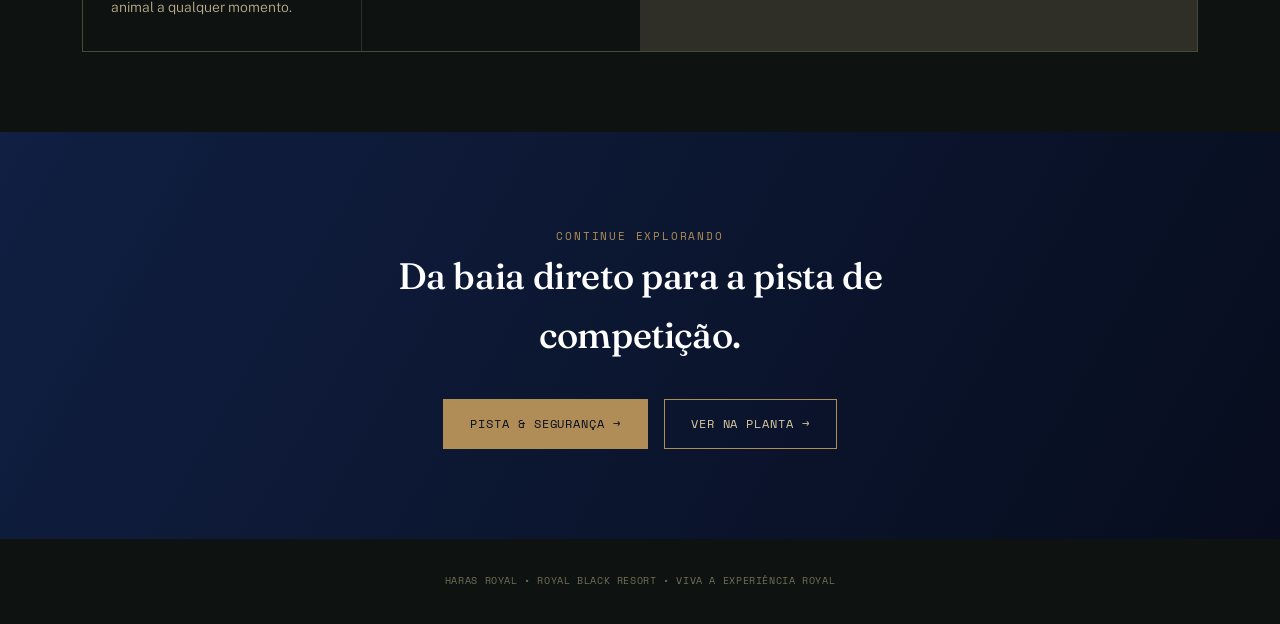
<file: vila-dos-animais.html>
<!DOCTYPE html>
<html lang="pt-BR">
<head>
<meta charset="UTF-8">
<meta name="viewport" content="width=device-width, initial-scale=1.0">
<title>Royal Pet — Haras Royal</title>
<link rel="preconnect" href="https://fonts.googleapis.com">
<link rel="preconnect" href="https://fonts.gstatic.com" crossorigin>
<link href="https://fonts.googleapis.com/css2?family=Fraunces:opsz,wght@9..144,400;9..144,500;9..144,600;9..144,700&family=Public+Sans:wght@300;400;500;600&family=Space+Mono:wght@400;700&display=swap" rel="stylesheet">
<style>
:root{
  --ink:#0E1210;
  --navy:#0A142D;
  --navy-deep:#070D1E;
  --brass:#B08D57;
  --brass-light:#D8C7A1;
  --bone:#F2EFE9;
  --ember:#8C3B2E;
  --pasture:#4A5049;
  --dot-verde:#6E8F6C;
  --dot-azul:#6C8CA6;
  --dot-vermelho:#B25446;
  --line:rgba(216,199,161,0.16);
}
*{ box-sizing:border-box; margin:0; padding:0; }
html{ scroll-behavior:smooth; }
body{
  background:var(--ink);
  color:var(--bone);
  font-family:'Public Sans', sans-serif;
  font-weight:300;
  line-height:1.6;
}
h1,h2,h3{ font-family:'Fraunces', serif; font-weight:500; letter-spacing:-0.01em; }
a{ color:inherit; }
.eyebrow{
  font-family:'Space Mono', monospace;
  font-size:0.7rem;
  letter-spacing:0.16em;
  text-transform:uppercase;
  color:var(--brass);
}
.wrap{ max-width:1180px; margin:0 auto; padding:0 32px; }
@media (max-width:700px){ .wrap{ padding:0 22px; } }

/* NAV */
.sitebar{ position:sticky; top:0; z-index:50; background:rgba(10,20,45,0.94); backdrop-filter:blur(6px); border-bottom:1px solid var(--line); padding:14px 32px; }
.sitebar .wrap{ display:flex; align-items:center; justify-content:space-between; flex-wrap:wrap; gap:14px; }
.sitebar a{ font-family:'Space Mono', monospace; font-size:0.66rem; letter-spacing:0.06em; text-transform:uppercase; color:var(--brass-light); text-decoration:none; transition:color .2s; }
.sitebar a:hover{ color:var(--bone); }
.sitebar a.active{ color:#fff; border-bottom:1px solid var(--brass); padding-bottom:2px; }
.sitebar .links{ display:flex; gap:20px; flex-wrap:wrap; }
.sitebar .brand{ display:flex; align-items:center; gap:10px; text-decoration:none; }
.sitebar .brand .glyph{ width:34px; height:34px; border-radius:50%; overflow:hidden; border:1px solid var(--brass); flex:none; display:flex; align-items:center; justify-content:center; background:#000; }
.sitebar .brand .glyph img{ width:100%; height:100%; object-fit:cover; transform:scale(1.5); }
.sitebar .brand span.name{ font-family:'Fraunces', serif; font-size:0.92rem; color:#fff; letter-spacing:0.01em; }

/* PAGE HERO (inner pages) */
.page-hero{ background:radial-gradient(120% 100% at 50% -10%, #101f42 0%, var(--navy) 55%, var(--navy-deep) 100%); padding:70px 32px 60px; border-bottom:1px solid var(--line); }
.page-hero .back{ font-family:'Space Mono', monospace; font-size:0.66rem; letter-spacing:0.06em; text-transform:uppercase; color:var(--brass-light); text-decoration:none; opacity:0.8; }
.page-hero .back:hover{ opacity:1; color:#fff; }
.page-hero h1{ color:#fff; font-size:clamp(1.9rem,4.2vw,3rem); line-height:1.1; margin-top:16px; max-width:20ch; }
.page-hero p.lede{ color:var(--brass-light); opacity:0.9; margin-top:18px; max-width:58ch; font-size:1rem; }

/* HOME HERO */
.hero{ background:radial-gradient(120% 100% at 50% -10%, #101f42 0%, var(--navy) 55%, var(--navy-deep) 100%); padding:80px 32px 90px; border-bottom:1px solid var(--line); position:relative; overflow:hidden; text-align:center; }
.hero::after{ content:""; position:absolute; inset:0; background-image:
    radial-gradient(circle at 15% 30%, rgba(176,141,87,0.07) 0, transparent 40%),
    radial-gradient(circle at 85% 70%, rgba(108,140,166,0.07) 0, transparent 45%); pointer-events:none; }
.hero .wrap{ position:relative; }
.hero .logo{ max-width:280px; width:60%; height:auto; margin:0 auto; display:block; filter:drop-shadow(0 0 40px rgba(176,141,87,0.18)); }
.hero .tagline{ margin-top:8px; }
.hero h1{ color:#fff; font-size:clamp(2rem,4.6vw,3.3rem); line-height:1.1; max-width:22ch; margin:22px auto 0; }
.hero h1 em{ font-style:italic; color:var(--brass-light); }
.hero p.lede{ color:var(--brass-light); opacity:0.9; margin:20px auto 0; max-width:56ch; font-size:1.05rem; }
.hero .cta-row{ margin-top:36px; display:flex; gap:16px; flex-wrap:wrap; justify-content:center; }

.btn{ font-family:'Space Mono', monospace; font-size:0.72rem; letter-spacing:0.08em; text-transform:uppercase; padding:15px 26px; border:1px solid var(--brass); text-decoration:none; display:inline-block; transition:all .2s; }
.btn.solid{ background:var(--brass); color:var(--navy-deep); }
.btn.solid:hover{ background:var(--brass-light); }
.btn.ghost{ color:var(--brass-light); }
.btn.ghost:hover{ border-color:var(--brass-light); color:#fff; }

section{ padding:80px 0; border-bottom:1px solid var(--line); }
section:last-of-type{ border-bottom:none; }
.section-head{ margin-bottom:44px; max-width:680px; }
.section-head.center{ margin-left:auto; margin-right:auto; text-align:center; }
.section-head h2{ font-size:clamp(1.6rem,2.8vw,2.2rem); margin-top:10px; }
.section-head p{ margin-top:14px; color:var(--brass-light); opacity:0.85; font-size:0.95rem; max-width:64ch; }
.section-head.center p{ margin-left:auto; margin-right:auto; }

/* ABOUT (home) */
.about-body p{ color:var(--brass-light); opacity:0.9; font-size:1rem; max-width:66ch; margin-top:16px; }
.about-body p:first-child{ margin-top:0; }
.about-body{ max-width:680px; margin:0 auto; text-align:left; }
.pillars-strip{ margin-top:16px; }
.pillars-strip blockquote{ font-family:'Fraunces', serif; font-style:italic; font-size:clamp(1.1rem,2.2vw,1.5rem); line-height:1.55; text-align:center; max-width:42ch; margin:0 auto; color:var(--bone); }

/* EXPLORE TEASER CARDS */
.explore-grid{ display:grid; grid-template-columns:repeat(auto-fit, minmax(220px,1fr)); gap:1px; background:var(--line); border:1px solid var(--line); }
.explore-card{ background:var(--ink); padding:30px 26px; text-decoration:none; display:block; transition:background .2s; }
.explore-card:hover{ background:#141a12; }
.explore-card .en{ font-family:'Space Mono', monospace; font-size:0.62rem; color:var(--brass); letter-spacing:0.08em; text-transform:uppercase; }
.explore-card h3{ font-size:1.1rem; margin-top:10px; color:var(--bone); }
.explore-card p{ font-size:0.85rem; color:var(--brass-light); opacity:0.82; margin-top:8px; }
.explore-card .go{ font-family:'Space Mono', monospace; font-size:0.66rem; color:var(--brass-light); letter-spacing:0.05em; margin-top:16px; display:inline-block; }

/* MANIFESTO */
.manifesto{ background:var(--navy); }
.manifesto blockquote{ font-family:'Fraunces', serif; font-style:italic; font-size:clamp(1.3rem,2.6vw,1.9rem); line-height:1.5; max-width:44ch; color:var(--bone); }
.manifesto cite{ display:block; margin-top:22px; font-family:'Space Mono', monospace; font-style:normal; font-size:0.68rem; letter-spacing:0.08em; text-transform:uppercase; color:var(--brass); }

/* PILLAR GRID */
.pillar-grid{ display:grid; grid-template-columns:repeat(auto-fit, minmax(260px,1fr)); gap:1px; background:var(--line); border:1px solid var(--line); }
.pillar{ background:var(--ink); padding:32px 28px; transition:background .2s; }
.pillar:hover{ background:#141a12; }
.pillar .pn{ font-family:'Space Mono', monospace; font-size:0.66rem; color:var(--brass); letter-spacing:0.08em; text-transform:uppercase; }
.pillar h3{ font-size:1.15rem; margin-top:12px; margin-bottom:12px; }
.pillar p{ font-size:0.87rem; color:var(--brass-light); opacity:0.85; }

/* BAIA MOOD SIGNATURE PANEL */
.mood-shell{ border:1px solid var(--line); background:var(--navy); padding:36px; display:grid; grid-template-columns:1.1fr 1fr; gap:40px; align-items:center; }
@media (max-width:800px){ .mood-shell{ grid-template-columns:1fr; } }
.mood-copy h3{ font-size:1.3rem; color:#fff; }
.mood-copy p{ margin-top:14px; color:var(--brass-light); opacity:0.88; font-size:0.92rem; }
.mood-legend{ margin-top:24px; display:flex; flex-direction:column; gap:10px; }
.mood-legend .row{ display:flex; align-items:center; gap:12px; font-family:'Space Mono', monospace; font-size:0.72rem; letter-spacing:0.03em; color:var(--brass-light); }
.mood-legend .dot{ width:11px; height:11px; border-radius:50%; flex:none; }
.stable-row{ display:flex; gap:10px; flex-wrap:wrap; justify-content:center; }
.stall{ width:54px; height:74px; border:1px solid var(--brass); border-radius:3px 3px 0 0; position:relative; display:flex; align-items:flex-end; justify-content:center; padding-bottom:8px; background:linear-gradient(180deg, rgba(176,141,87,0.06), transparent); }
.stall .led{ position:absolute; top:8px; left:50%; transform:translateX(-50%); width:9px; height:9px; border-radius:50%; box-shadow:0 0 8px currentColor; animation:pulse 2.4s ease-in-out infinite; }
.stall .id{ font-family:'Space Mono', monospace; font-size:8px; color:var(--brass-light); opacity:0.6; }
@keyframes pulse{ 0%,100%{ opacity:1; } 50%{ opacity:0.45; } }
@media (prefers-reduced-motion: reduce){ .stall .led{ animation:none; } }

/* SERVICES GRID */
.svc-grid{ display:grid; grid-template-columns:repeat(auto-fit, minmax(240px,1fr)); gap:1px; background:var(--line); border:1px solid var(--line); }
.svc{ background:var(--ink); padding:26px 24px; }
.svc .sn{ font-family:'Space Mono', monospace; font-size:0.64rem; color:var(--brass); letter-spacing:0.08em; text-transform:uppercase; }
.svc h4{ font-size:0.98rem; font-weight:500; margin-top:8px; margin-bottom:8px; font-family:'Fraunces', serif; }
.svc p{ font-size:0.82rem; color:var(--brass-light); opacity:0.82; }

/* UNIFORMS / TEAM */
.team-section{ background:var(--navy); }
.team-grid{ display:grid; grid-template-columns:repeat(auto-fit, minmax(230px,1fr)); gap:1px; background:var(--line); border:1px solid var(--line); }
.team-card{ background:var(--navy-deep); padding:22px 22px; display:flex; align-items:center; gap:16px; }
.team-swatch{ width:38px; height:38px; border-radius:50%; flex:none; border:1px solid rgba(255,255,255,0.15); }
.team-card h4{ font-size:0.9rem; font-weight:500; font-family:'Public Sans',sans-serif; color:var(--bone); }
.team-card p{ font-size:0.72rem; color:var(--brass-light); opacity:0.7; margin-top:3px; font-family:'Space Mono', monospace; letter-spacing:0.02em; }

/* CTA / MASTERPLAN */
.cta-band{ background:linear-gradient(120deg,#101f42,var(--navy-deep)); padding:90px 0; text-align:center; }
.cta-band h2{ font-size:clamp(1.6rem,3.4vw,2.3rem); color:#fff; max-width:26ch; margin:0 auto; }
.cta-band p{ margin-top:16px; color:var(--brass-light); opacity:0.85; max-width:52ch; margin-left:auto; margin-right:auto; }
.cta-band .cta-row{ justify-content:center; margin-top:34px; display:flex; gap:16px; flex-wrap:wrap; }

/* PLAN (used on planta-geral) */
.changelog{ background:var(--navy); border:1px solid var(--line); padding:24px 26px; }
.changelog h3{ font-size:0.95rem; margin-bottom:14px; color:var(--bone); }
.changelog ul{ list-style:none; }
.changelog li{ display:flex; gap:12px; padding:9px 0; border-top:1px dashed var(--line); font-size:0.86rem; color:var(--brass-light); }
.changelog li:first-of-type{ border-top:none; }
.changelog li::before{ content:"✓"; color:var(--dot-verde); font-weight:700; flex:none; }
.plan-shell{ border:1px solid var(--line); background:var(--navy); padding:26px; }
.plan-topbar{ display:flex; justify-content:space-between; align-items:center; font-family:'Space Mono', monospace; font-size:0.64rem; letter-spacing:0.08em; color:var(--brass-light); opacity:0.7; text-transform:uppercase; margin-bottom:14px; flex-wrap:wrap; gap:8px; }
svg.plan{ width:100%; height:auto; display:block; }
.plan-label{ font-family:'Space Mono', monospace; font-size:11px; fill:var(--bone); letter-spacing:0.03em; }
.plan-num{ font-family:'Fraunces', serif; font-size:15px; fill:var(--brass); font-weight:600; }
.plan-sub{ font-family:'Space Mono', monospace; font-size:8.5px; fill:var(--brass-light); opacity:0.8; letter-spacing:0.04em; }
.plan-tag{ font-family:'Space Mono', monospace; font-size:8px; fill:#B25446; letter-spacing:0.03em; }
.legend{ margin-top:22px; display:grid; grid-template-columns:repeat(auto-fit, minmax(240px,1fr)); gap:1px; background:var(--line); border:1px solid var(--line); }
.legend-item{ background:var(--ink); padding:16px 18px; display:flex; gap:12px; align-items:flex-start; }
.legend-swatch{ width:14px; height:14px; border-radius:3px; flex:none; margin-top:3px; }
.legend-item h4{ font-size:0.86rem; font-weight:500; font-family:'Public Sans',sans-serif; }
.legend-item p{ font-size:0.76rem; color:var(--brass-light); opacity:0.75; margin-top:3px; }
table.corr{ width:100%; border-collapse:collapse; font-size:0.86rem; }
table.corr th{ text-align:left; font-family:'Space Mono', monospace; font-size:0.62rem; letter-spacing:0.06em; text-transform:uppercase; color:var(--brass-light); opacity:0.75; padding:10px 14px; border-bottom:1px solid var(--line); }
table.corr td{ padding:12px 14px; border-bottom:1px solid var(--line); color:var(--brass-light); vertical-align:top; }
table.corr td.item{ color:var(--bone); font-weight:500; }
table.corr td.fix{ color:var(--dot-verde); }

footer{ padding:34px 32px; text-align:center; font-family:'Space Mono', monospace; font-size:0.64rem; color:var(--brass-light); opacity:0.5; letter-spacing:0.06em; }

@media (max-width:700px){
  .plan-num{ font-size:12px; }
  .plan-label{ font-size:9px; }
  .plan-sub{ font-size:7px; }
  table.corr{ font-size:0.76rem; }
}

</style>
</head>
<body>

<div class="sitebar">
  <div class="wrap">
    <a class="brand" href="index.html"><span class="glyph"><img src="[data-uri]" alt="Brasão Haras Royal"></span><span class="name">HARAS ROYAL</span></a>
    <div class="links">
      <a href="index.html#sobre">Sobre</a>
      <a href="conceito.html">Conceito</a>
      <a href="hospedagem.html">Hospedagem</a>
      <a class="active" href="vila-dos-animais.html">Royal Pet</a>
      <a href="pista-seguranca.html">Pista &amp; Segurança</a>
      <a href="servicos.html">Serviços</a>
      <a href="equipe.html">Equipe Royal</a>
      <a href="planta-geral.html">Planta Geral</a>
    </div>
  </div>
</div>

<div class="page-hero">
  <div class="wrap">
    <a class="back" href="index.html">← Voltar para a home</a>
    <span class="eyebrow" style="display:block; margin-top:18px;">Royal Pet</span>
    <h1>Na Royal Black<br>Cada cavalo tem voz!</h1>
    <p class="lede">Galpão silencioso e ventilado, dedicado unicamente ao alojamento e manejo. Visão computacional lê o humor do animal em tempo real e projeta a cor certa na porta.</p>
  </div>
</div>

<section>
  <div class="wrap">
    <div class="mood-shell">
      <div class="mood-copy">
        <h3>Painel de Humor do Cavalo</h3>
        <p>Telas na porta de cada baia exibem, em tempo real, o estado do animal processado por inteligência artificial e visão computacional, com alerta automático para a equipe veterinária em caso de desvio.</p>
        <div class="mood-legend">
          <div class="row"><span class="dot" style="background:var(--dot-verde);"></span> VERDE — Tranquilo / Feliz</div>
          <div class="row"><span class="dot" style="background:var(--dot-azul);"></span> AZUL — Cansado / Repouso</div>
          <div class="row"><span class="dot" style="background:var(--dot-vermelho);"></span> VERMELHO — Alerta / Inquieto</div>
        </div>
      </div>
      <div class="stable-row">
        <div class="stall"><span class="led" style="background:var(--dot-verde); color:var(--dot-verde);"></span><span class="id">01</span></div>
        <div class="stall"><span class="led" style="background:var(--dot-verde); color:var(--dot-verde);"></span><span class="id">02</span></div>
        <div class="stall"><span class="led" style="background:var(--dot-azul); color:var(--dot-azul);"></span><span class="id">03</span></div>
        <div class="stall"><span class="led" style="background:var(--dot-verde); color:var(--dot-verde);"></span><span class="id">04</span></div>
        <div class="stall"><span class="led" style="background:var(--dot-vermelho); color:var(--dot-vermelho);"></span><span class="id">05</span></div>
        <div class="stall"><span class="led" style="background:var(--dot-verde); color:var(--dot-verde);"></span><span class="id">06</span></div>
      </div>
    </div>
  </div>
</section>

<section>
  <div class="wrap">
    <div class="section-head">
      <span class="eyebrow">Manejo &amp; Saúde</span>
      <h2>Tecnologia a serviço do bem-estar animal</h2>
    </div>
    <div class="pillar-grid">
      <div class="pillar">
        <span class="pn">Nutrição</span>
        <h3>Feno à vontade, 24h</h3>
        <p>Alimentação livre e contínua, respeitando a fisiologia digestiva do cavalo, sem fracionamento por comedouros automáticos.</p>
      </div>
      <div class="pillar">
        <span class="pn">Saúde</span>
        <h3>Bebedouros inteligentes</h3>
        <p>Sensor de vazão registra o consumo. Quedas bruscas geram alerta imediato para a equipe veterinária e para o proprietário prevenção ativa de cólica.</p>
      </div>
      <div class="pillar">
        <span class="pn">Bem-estar</span>
        <h3>Climatização circadiana</h3>
        <p>Nebulização de microgotas, ventilação silenciosa e luz vermelha terapêutica para relaxamento muscular e redução de estresse pós-treino.</p>
      </div>
      <div class="pillar">
        <span class="pn">Apoio</span>
        <h3>Tropa de reserva</h3>
        <p>Cavalos do próprio haras, mansos e treinados, disponíveis para empréstimo caso o animal do atleta apresente qualquer problema de saúde ou estresse.</p>
      </div>
      <div class="pillar">
        <span class="pn">Transparência</span>
        <h3>Câmeras ao vivo 24h</h3>
        <p>Transmissão individual e criptografada via aplicativo, para que atletas e proprietários acompanhem o descanso do animal a qualquer momento.</p>
      </div>
      <div class="pillar">
        <span class="pn">Recuperação</span>
        <h3>Fisioterapia &amp; spa equino</h3>
        <p>Mantas magnéticas, ultrassom, crio-spa (hidromassagem gelada) e acompanhamento fisioterapêutico especializado.</p>
      </div>
    </div>
  </div>
</section>

<div class="cta-band">
  <div class="wrap">
    <span class="eyebrow">Continue explorando</span>
    <h2>Da baia direto para a pista de competição.</h2>
    <div class="cta-row">
      <a class="btn solid" href="pista-seguranca.html">Pista &amp; Segurança →</a>
      <a class="btn ghost" href="planta-geral.html">Ver na planta →</a>
    </div>
  </div>
</div>

<footer>HARAS ROYAL • ROYAL BLACK RESORT • VIVA A EXPERIÊNCIA ROYAL</footer>

</body>
</html>
</file>
